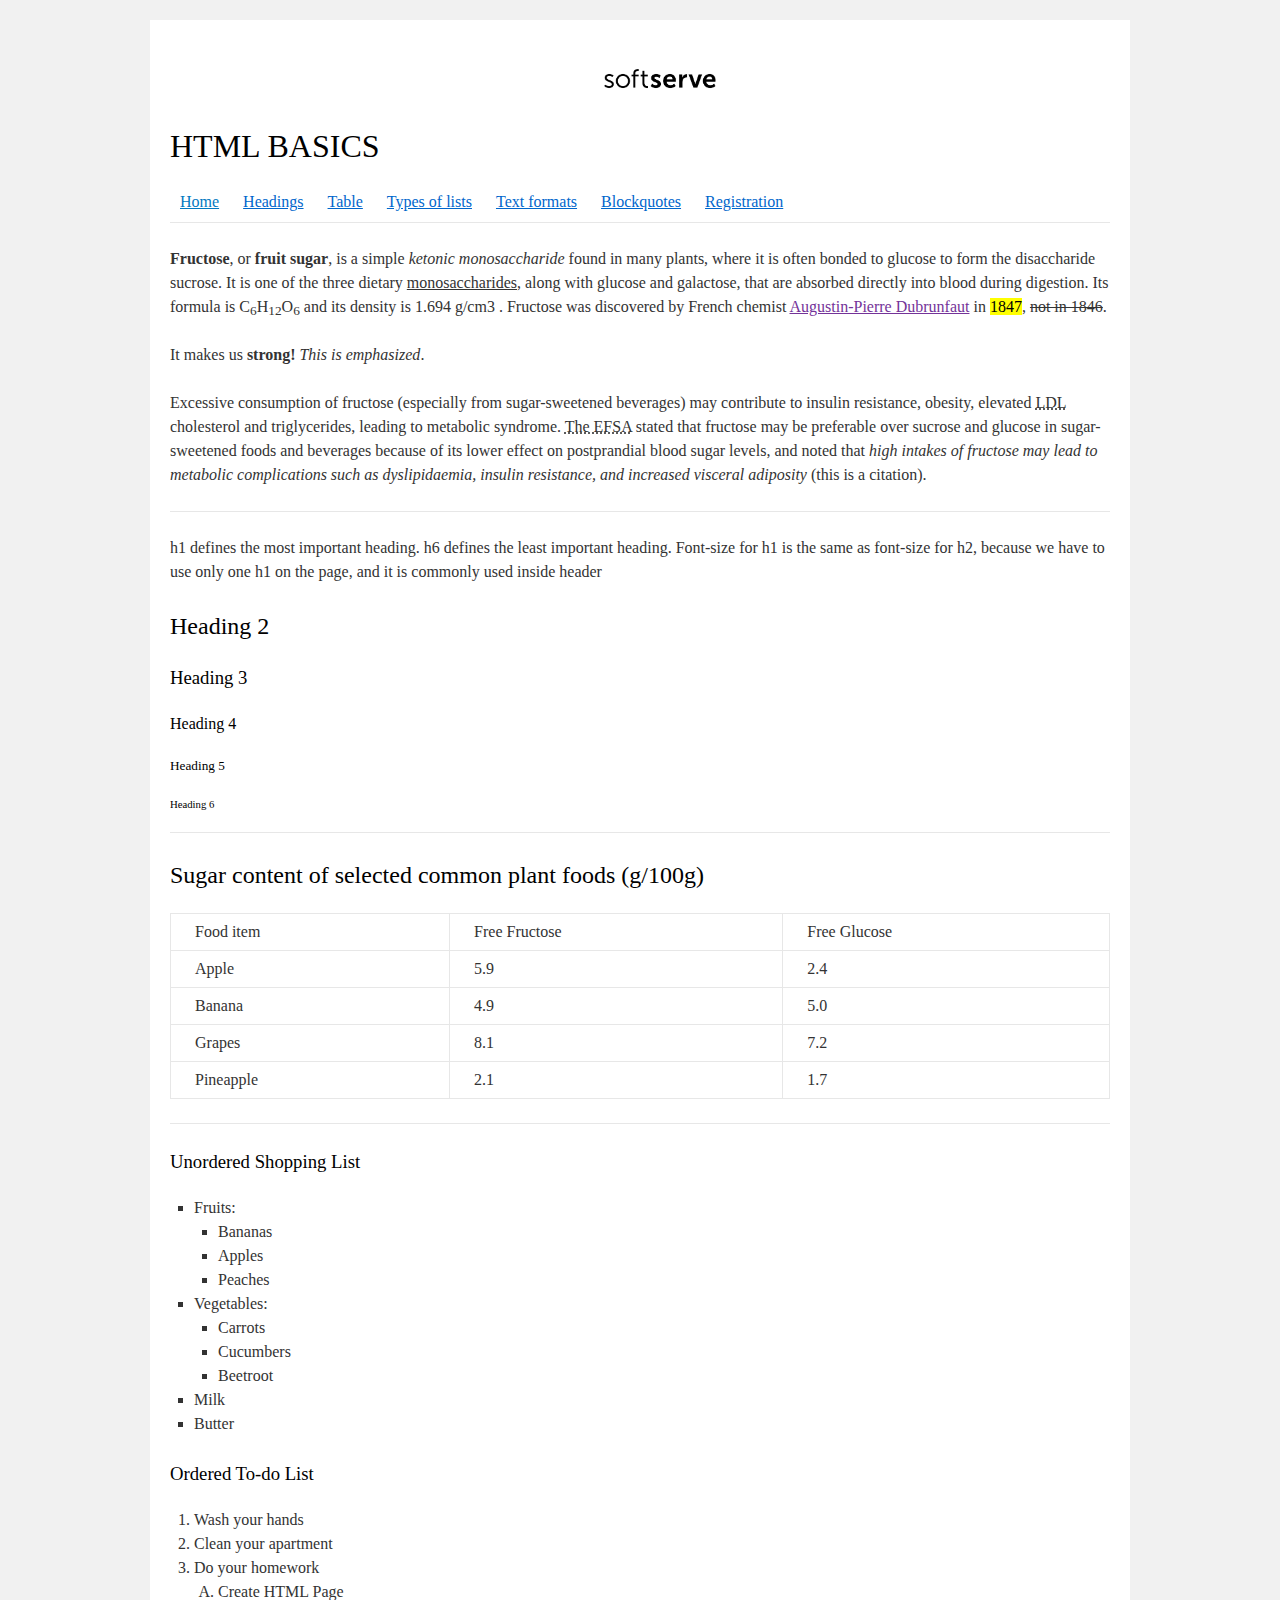
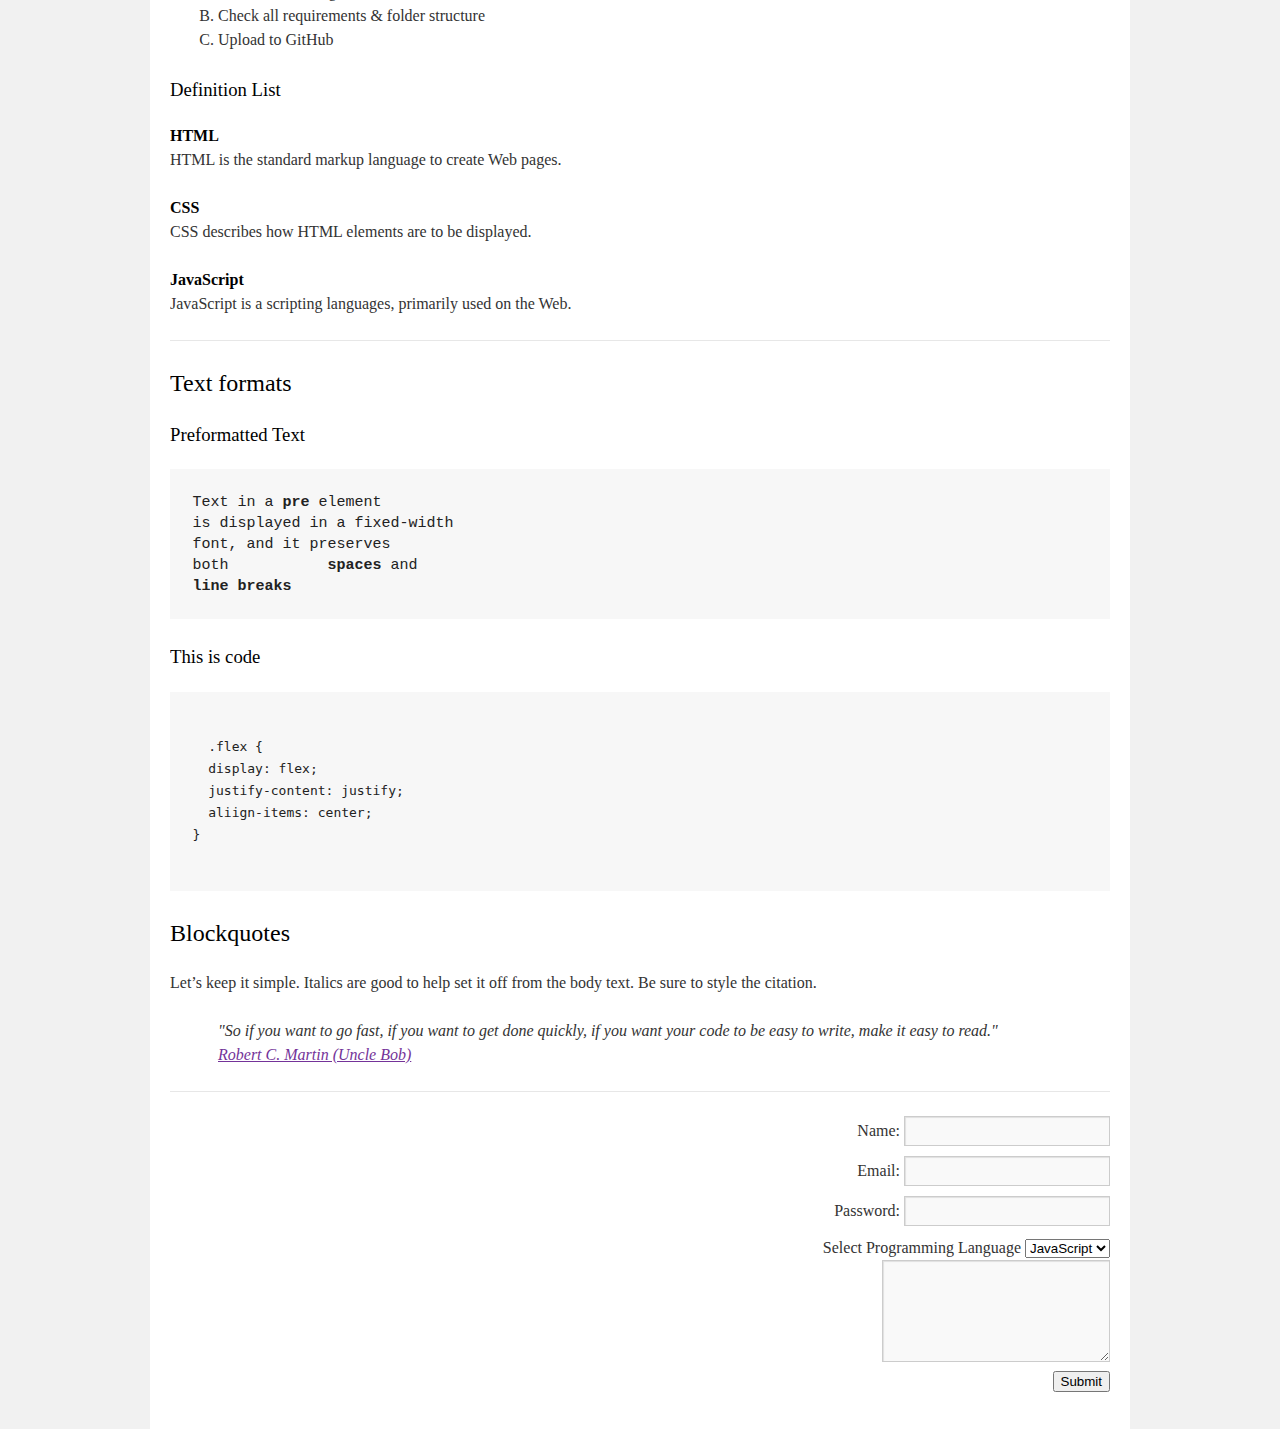
<file: FL13_HW1/homework/index.html>
<!DOCTYPE html>
<html lang="en">

<head>
  <meta charset="utf-8">
  <title>HTML Basics</title>
  <link rel="stylesheet" href="style.css">
</head>

<body>
  <div id="wrapper">
    <div id="main">
      <div id="container">
        <div id="content" role="main">
          <!-- TODO: Content goes here -->          
<header>
    <img src="logo2.png" alt="Soft Serve LOGO">
    <h1>HTML BASICS</h1>
</header>

<nav id="mainNav">
    <a href="">Home</a>
    <a href="#2">Headings</a>
    <a href="#3">Table</a>
    <a href="#4">Types of lists</a>
    <a href="#5">Text formats</a>
    <a href="#6">Blockquotes</a>
    <a href="#7">Registration</a>
</nav>

<hr>

<p>
<b>Fructose</b>, or
<b>fruit sugar</b>, is a simple
<i>ketonic monosaccharide</i> found in many plants, where it is often bonded to glucose to form the disaccharide sucrose.
It is one of the three dietary
<u>monosaccharides</u>, along with glucose and galactose, that are absorbed directly into blood during digestion.
Its formula is C<sub>6</sub>H<sub>12</sub>O<sub>6</sub> and its density is 1.694 g/cm3 .
Fructose was discovered by French chemist
<a href="">Augustin-Pierre Dubrunfaut</a> in
<mark>1847</mark>, <s>not in 1846</s>.
</p>

<p>It makes us <b>strong!</b>
<i>This is emphasized</i>.</p>

<p>Excessive consumption of fructose (especially from sugar-sweetened beverages) may contribute to insulin resistance, obesity, elevated  <abbr title="Low-density Lipoprotein">LDL</abbr>  cholesterol and triglycerides, leading to metabolic syndrome.
<abbr title="European Food Safety Authority">The EFSA</abbr>  stated that fructose may be preferable over sucrose and glucose in sugar-sweetened foods and beverages because of its lower effect on postprandial blood sugar levels, and noted that
<i>high intakes of fructose may lead to metabolic complications such as dyslipidaemia, insulin resistance, and increased visceral adiposity</i> (this is a citation).</p>

<hr>

<p id="2">h1 defines the most important heading. h6 defines the least important heading. Font-size for h1 is the same as font-size for h2, because we have to use only one h1 on the page, and it is commonly used inside header</p>

<h2>Heading 2</h2>
<h3>Heading 3</h3>
<h4>Heading 4</h4>
<h5>Heading 5</h5>
<h6>Heading 6</h6>

<hr>

<h2  id="3">Sugar content of selected common plant foods (g/100g)</h2>
<table>
	<tbody>
		<tr>
			<td>Food item</td>
			<td>Free Fructose</td>
			<td>Free Glucose</td>
		</tr>
		<tr>
			<td>Apple</td>
			<td>5.9</td>
			<td>2.4</td>
		</tr>
		<tr>
			<td>Banana</td>
			<td>4.9</td>
			<td>5.0</td>
		</tr>
		<tr>
			<td>Grapes</td>
			<td>8.1</td>
			<td>7.2</td>
		</tr>
		<tr>
			<td>Pineapple</td>
			<td>2.1</td>
			<td>1.7</td>
		</tr>
	</tbody>
</table>

<hr>

<h3  id="4">Unordered Shopping List</h3>
<ul>
    <li>Fruits:
        <ul>
            <li>Bananas</li>
            <li>Apples</li>
            <li>Peaches</li>
        </ul>
    </li>
    <li>Vegetables:
        <ul>
            <li>Carrots</li>
            <li>Cucumbers</li>
            <li>Beetroot</li>
        </ul>
    </li>
    <li>Milk</li>
    <li>Butter</li>
</ul>

<h3>Ordered To-do List</h3>

<ol>
<li>Wash your hands</li>
<li>Clean your apartment</li>
<li>Do your homework
    <ol> 
        <li>Create HTML Page</li> 
        <li>Check all requirements & folder structure</li> 
        <li>Upload to GitHub</li> 
    </ol>
</li>
</ol>

<h3>Definition List</h3>

<dl>
    <dt>HTML</dt>
        <dd>HTML is the standard markup language to create Web pages.</dd>
    <dt>CSS</dt>
        <dd>CSS describes how HTML elements are to be displayed.</dd>
    <dt>JavaScript</dt>
        <dd>JavaScript is a scripting languages, primarily used on the Web.</dd>
</dl>

<hr>

<h2 id="5">Text formats</h2>
<h3>Preformatted Text</h3>
<pre>Text in a <b>pre</b> element
is displayed in a fixed-width
font, and it preserves
both           <b>spaces</b> and
<b>line breaks</b> </pre>

<h3>This is code</h3>
<pre>
    <code>
  .flex {
  display: flex;
  justify-content: justify;
  aliign-items: center;
}
    </code>
</pre>
            
<h2  id="6">Blockquotes</h2>
<p>Let’s keep it simple. Italics are good to help set it off from the body text. Be sure to style the citation.</p>
<blockquote>"So if you want to go fast, if you want to get done quickly, if you want your code to be easy to write, make it easy to read."
<p><a href="">Robert C. Martin (Uncle Bob)</a></p>
</blockquote>

<hr>

<form  id="7" method="post" action="form.php">

    <div>
        <label>Name:</label>
        <input type="text" />
    </div>

    <div>
        <label>Email:</label>
        <input type="email" />
    </div>

    <div>
        <label>Password:</label>
        <input type="password" />
    </div>

    <div>
        <label>Select Programming Language</label>
        <select name="select">
            <option>JavaScript</option>
            <option>.Net</option>
            <option>Java</option>
        </select>
    </div>

    <div>
        <textarea cols="23" rows="4"></textarea>
    </div>

    <div>
        <button type="submit">Submit</button>
    </div>

</form>
        </div>
      </div>
    </div>
  </div>
</body>

</html>
</file>
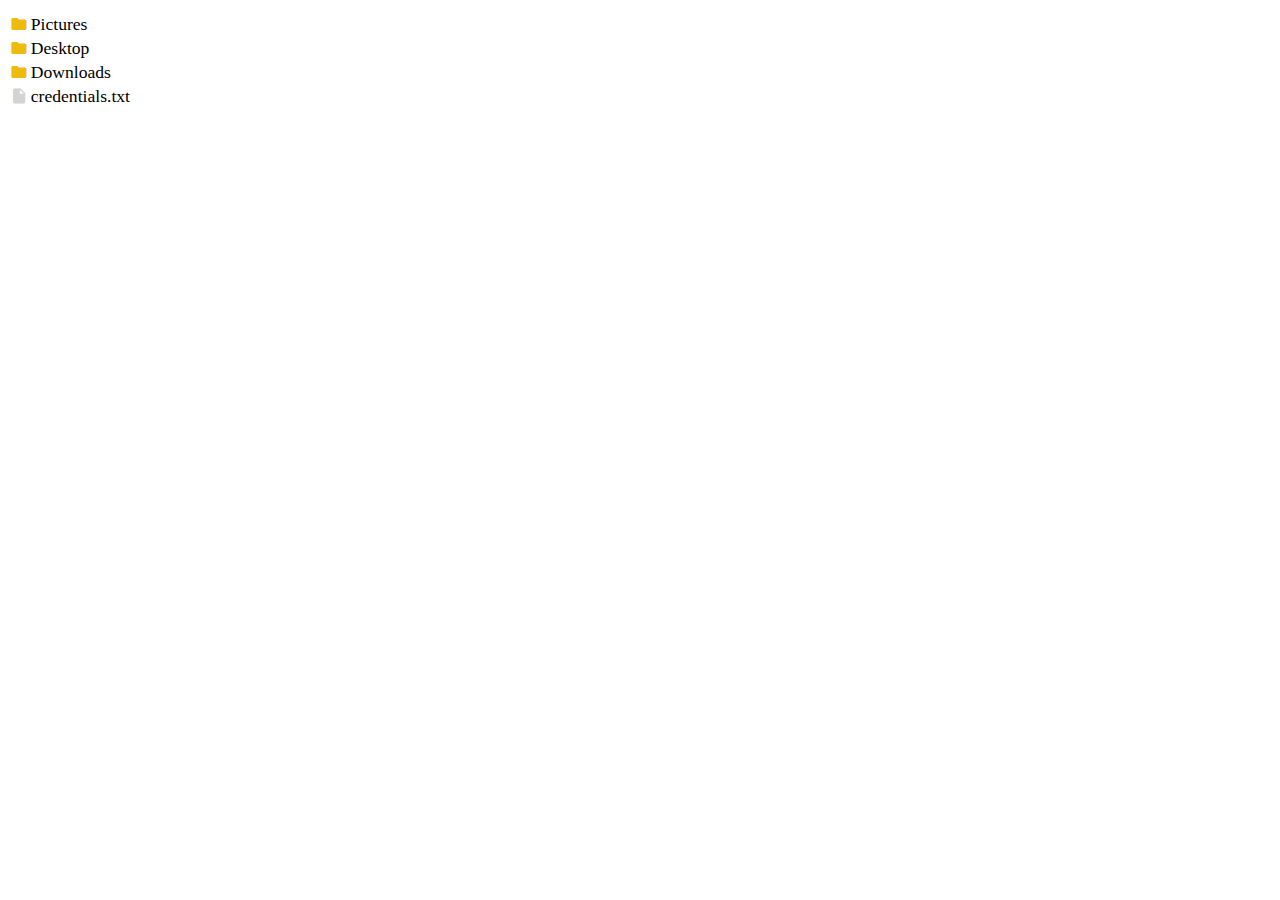
<file: FL13_HW11/homework/index.html>
<!-- DO NOT MODIFY THIS FILE -->
<!DOCTYPE html>
<html lang="en">
<head>
  <meta charset="UTF-8">
  <title>Homework 11 - DOM</title>
  <link rel="stylesheet" href="material-icons/material-icons.css">
  <link rel="stylesheet" href="styles.css">
</head>
<body>
  <div id="root"></div>
  
  <script src="app.js"></script>
</body>
</html>
</file>
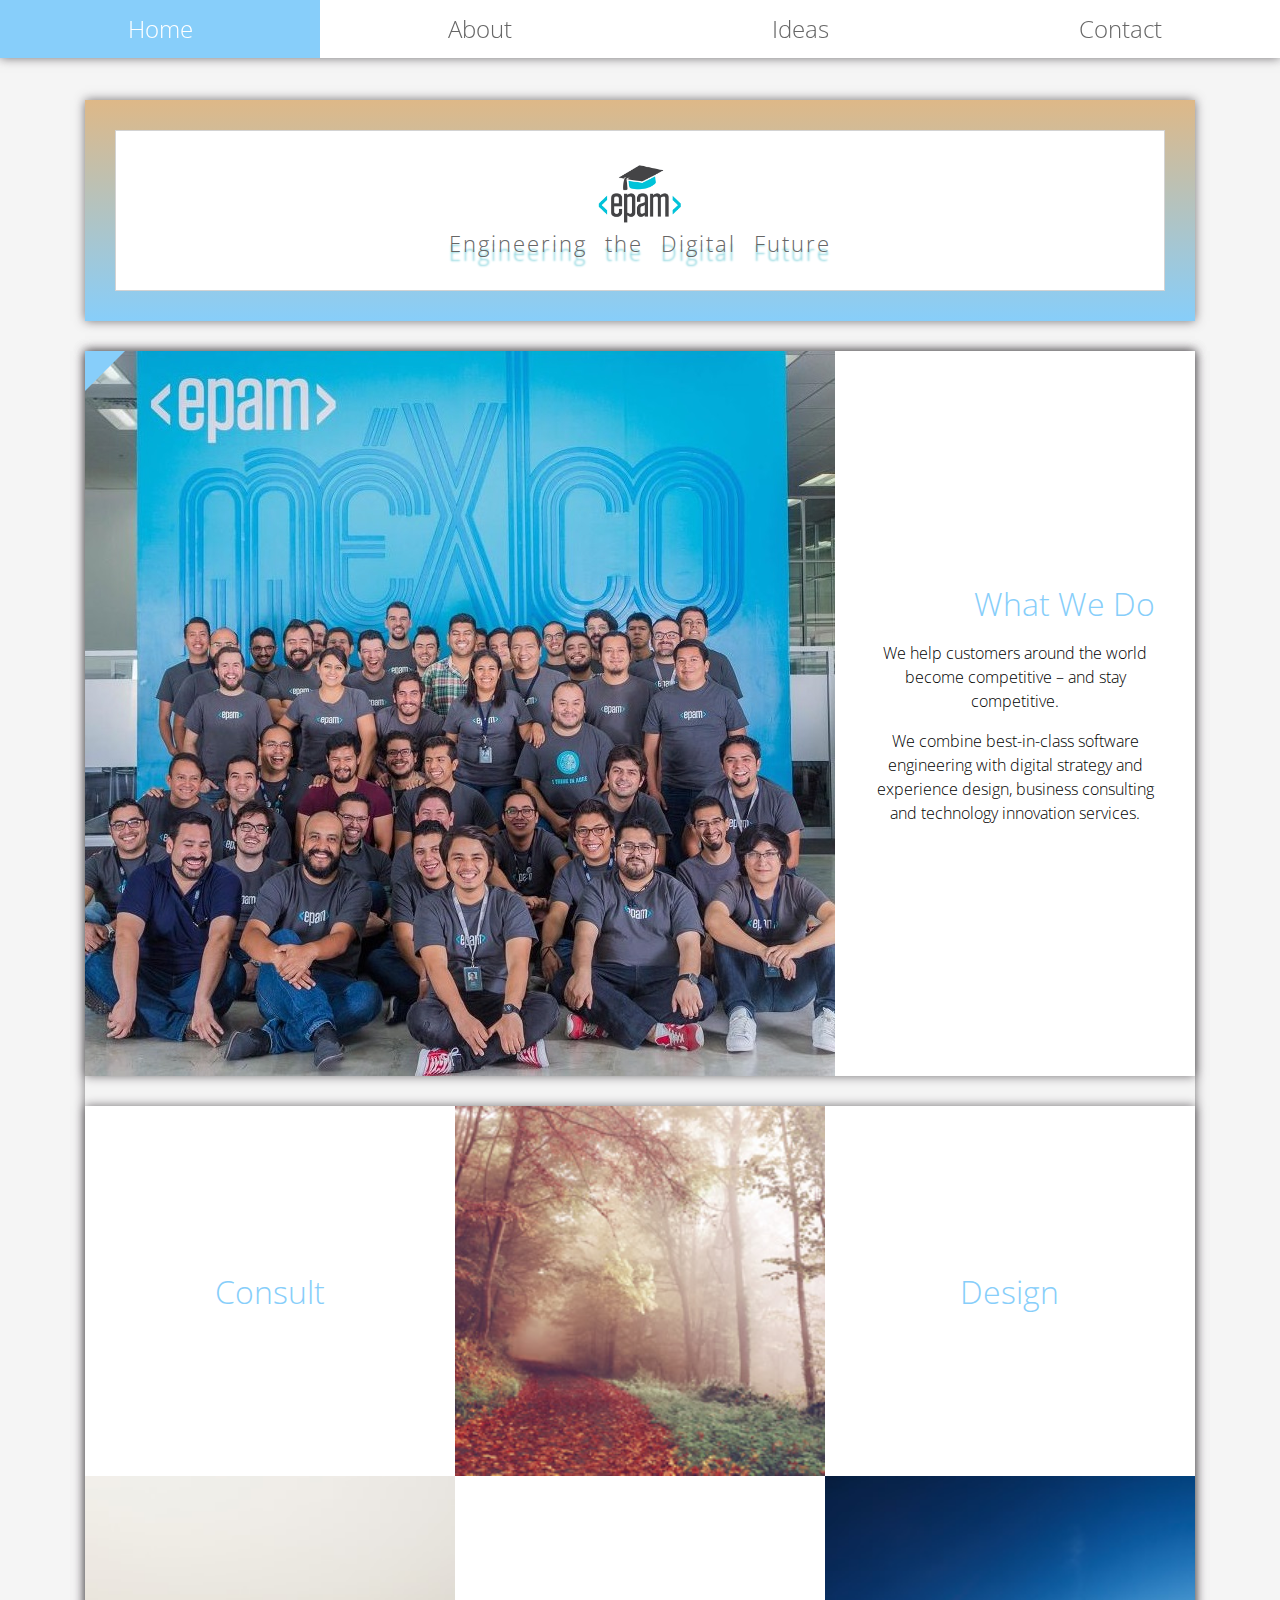
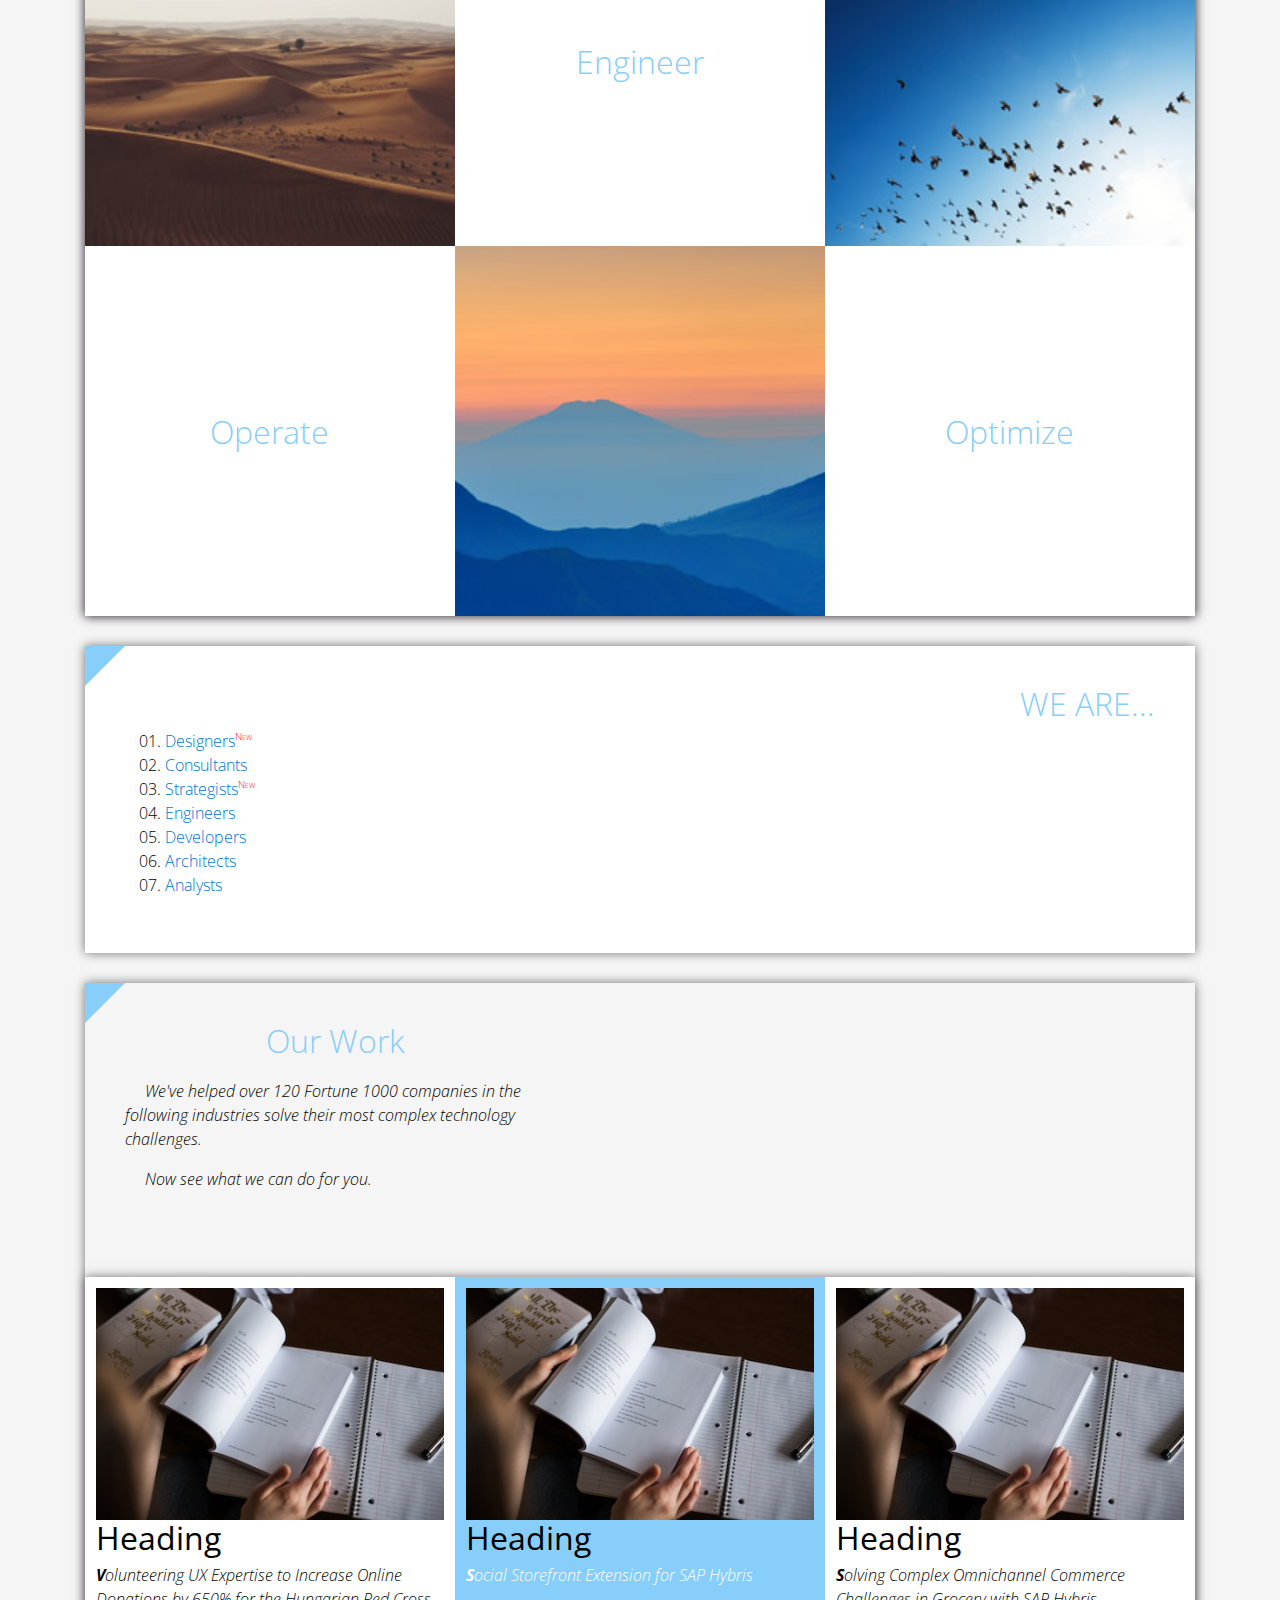
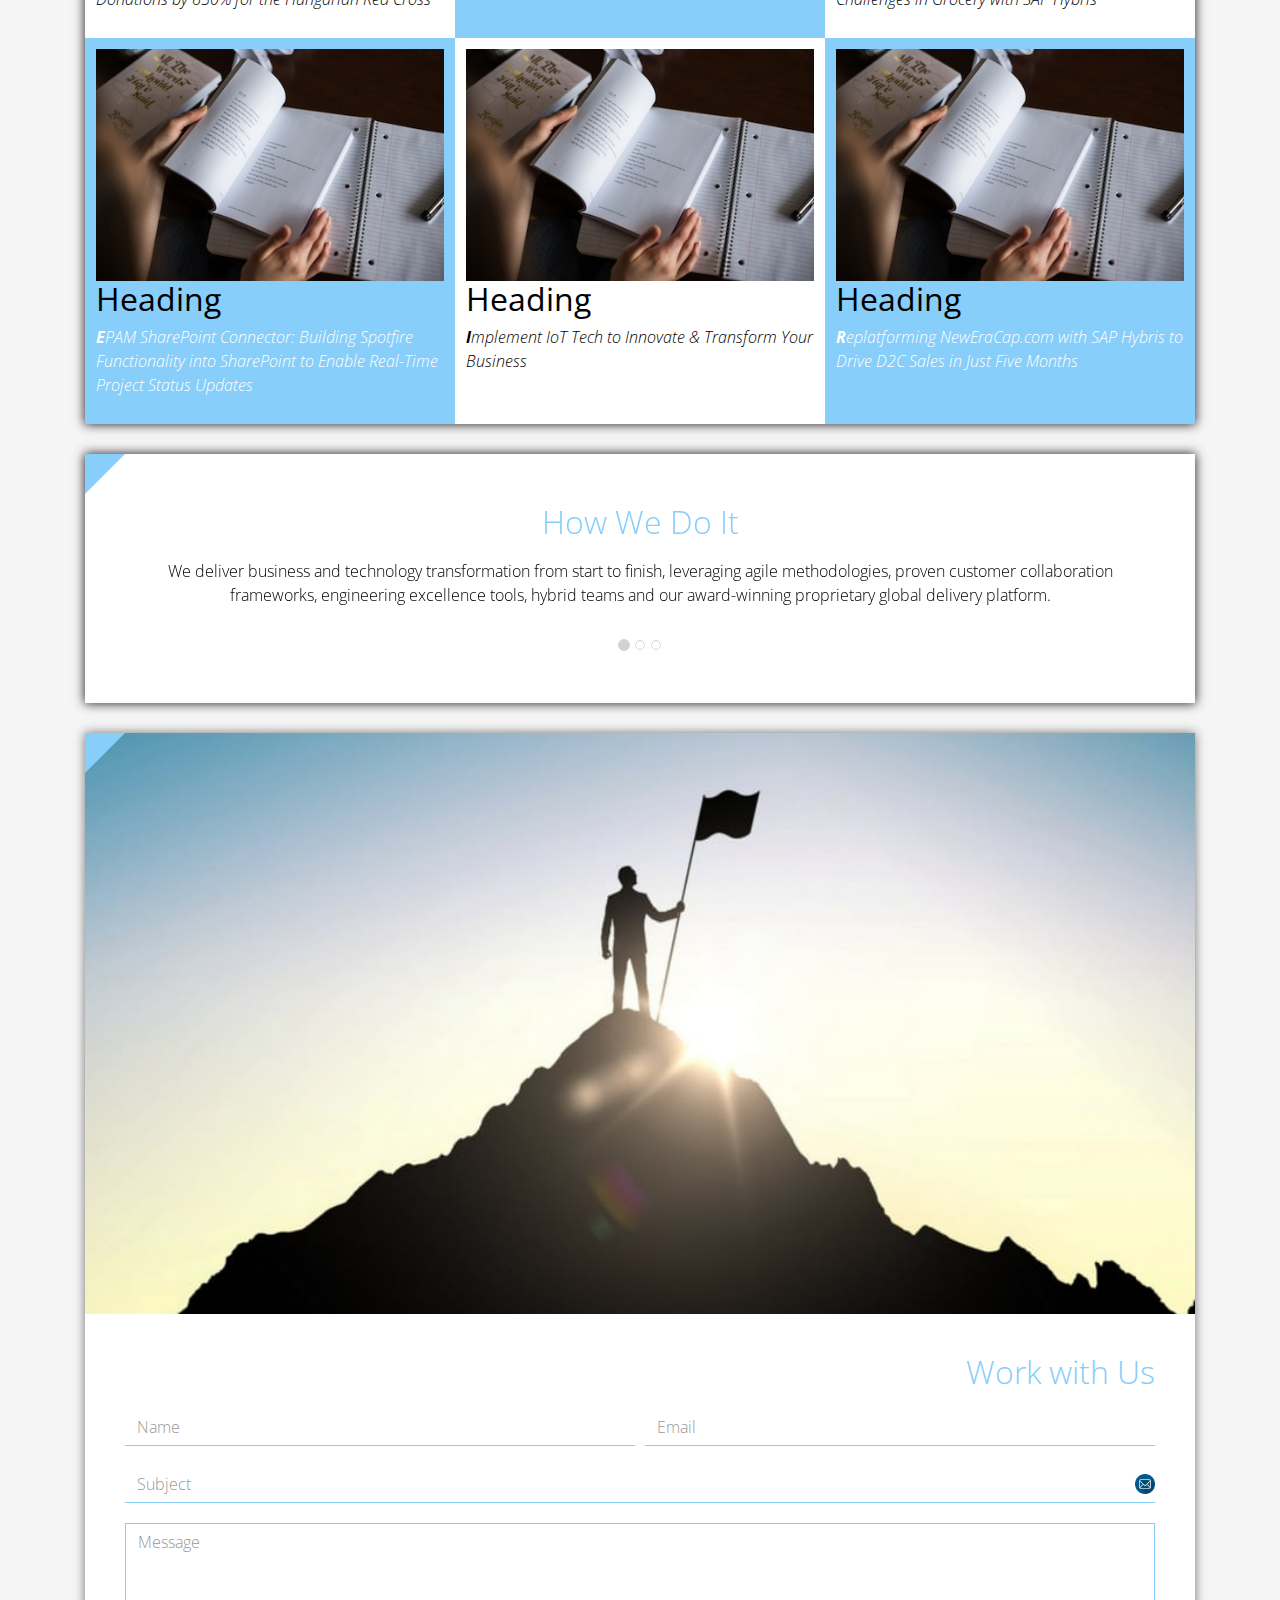
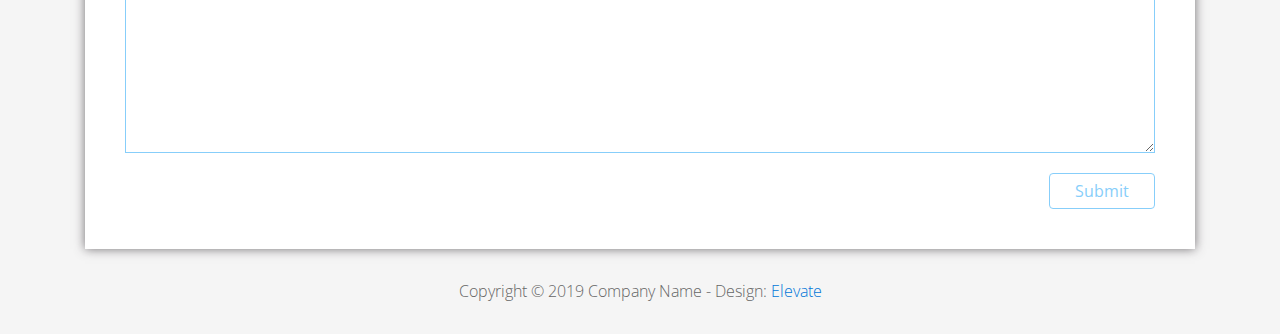
<file: FL13_HW2/homework/index.html>
<!DOCTYPE html>
<html lang="en">
<head>
  <meta charset="utf-8">
  <meta http-equiv="X-UA-Compatible" content="IE=edge">
  <meta name="viewport" content="width=device-width, initial-scale=1">

  <title>CSS Basics HW</title>



  <!-- load stylesheets -->
  <link rel="stylesheet" href="http://fonts.googleapis.com/css?family=Open+Sans:300,400">
  <!-- Google web font "Open Sans" -->
  <link rel="stylesheet" href="css/bootstrap.min.css">
  <!-- Bootstrap style -->
  <link rel="stylesheet" href="css/general.css">
  <link rel="stylesheet" href="css/style.css">
  <!-- Templatemo style -->
</head>

<body>
<div class="container">

  <div class="tm-sidebar">
    <nav class="tm-main-nav">
      <ul>
        <li class="tm-nav-item"><a href="#home" class="tm-nav-item-link">Home</a></li>
        <li class="tm-nav-item"><a href="#about" class="tm-nav-item-link">About</a></li>
        <li class="tm-nav-item"><a href="#ideas" class="tm-nav-item-link">Ideas</a></li>
        <li class="tm-nav-item"><a href="#contact" class="tm-nav-item-link">Contact</a></li>
      </ul>
    </nav>
  </div>

  <div class="tm-main-content">

    <div id="home" class="tm-content-box tm-content-header margin-b-10">
      <div class="tm-banner">
        <div class="tm-banner-inner">
          <img src="img/epam_logo.png" width="100" alt="">
          <p class="tm-banner-text">Engineering the Digital Future</p>
        </div>
      </div>
    </div>

    <section>
      <div class="tm-content-box flex-2-col">

        <div class="padding-medium flex-item tm-team-description-container flex-item">
          <h2 class="tm-section-title">What We Do</h2>
          <p class="tm-section-description">We help customers around the world become competitive – and stay competitive.</p>
          <p class="tm-section-description"> We combine best-in-class software engineering with digital strategy and experience design, business consulting and technology innovation services.</p>
        </div>
        <div class="flex-item tm-team-img">
          <img src="img/epam-mexico.jpg" alt="epam-mexico">
        </div>

      </div>

      <div id="about" class="tm-content-box">

        <ul class="boxes gallery-container">
          <li class="box box-bg">
            <h2 class="tm-section-title tm-section-title-box tm-box-bg-title">Consult</h2>
          </li>
          <li class="box">
            <a href="img/idea-large-01.jpg">
              <img src="img/idea-01.jpg" alt="Image" class="img-fluid thumbnail box-img">
            </a>
          </li>
          <li class="box box-bg">
            <h2 class="tm-section-title tm-section-title-box tm-box-bg-title">Design</h2>
          </li>
          <li class="box">
            <a href="img/idea-large-02.jpg">
              <img src="img/idea-02.jpg" alt="Image" class="img-fluid thumbnail box-img">
            </a>
          </li>
          <li class="box box-bg">
            <h2 class="tm-section-title tm-section-title-box tm-box-bg-title">Engineer</h2>
          </li>
          <li class="box">
            <a href="img/idea-large-03.jpg">
              <img src="img/idea-03.jpg" alt="Image" class="img-fluid thumbnail box-img">
            </a>
          </li>
          <li class="box box-bg">
            <h2 class="tm-section-title tm-section-title-box tm-box-bg-title">Operate</h2>
          </li>
          <li class="box">
            <a href="img/idea-large-04.jpg">
              <img src="img/idea-04.jpg" alt="Image" class="img-fluid thumbnail box-img">
            </a>
          </li>
          <li class="box box-bg">
            <h2 class="tm-section-title tm-section-title-box tm-box-bg-title">Optimize</h2>
          </li>
        </ul>

      </div>

    </section>

    <!-- slider -->
    <section class="heading tm-content-box">
      <div class="padding-medium">
        <h2> WE ARE...</h2>
        <ol>
          <li><a href="index.html" class="text">Designers</a></li>
          <li><a href="index.html">Consultants</a></li>
          <li><a href="#" class="text">Strategists</a></li>
          <li><a href="#">Engineers</a></li>
          <li><a href="#">Developers</a></li>
          <li><a href="#">Architects</a></li>
          <li><a href="#">Analysts</a></li>
        </ol>
      </div>
    </section>

    <section class="blocks">
      <div class="padding-medium flex-item tm-team-description-container">
        <h2 class="tm-section-title">Our Work</h2>
        <p class="tm-section-description">We've helped over 120 Fortune 1000 companies in the following industries solve their most complex technology challenges. </p>
        <p class="tm-section-description"> Now see what we can do for you.</p>
      </div>
      <div class="tm-content-box flex-2-col">
      </div>
      <div  class="tm-content-box">
        <ul class="boxes gallery-container">
          <li class="box box-work">
            <img src="img/study.jpeg" alt="Image" class="img-fluid">
            <div>
              <h2>Heading</h2>
              <p>Volunteering UX Expertise to Increase Online Donations by 650% for the Hungarian Red Cross</p>
            </div>
          </li>
          <li class="box box-work">
            <img src="img/study.jpeg" alt="Image" class="img-fluid">
            <div>
              <h2>Heading</h2>
              <p>Social Storefront Extension for SAP Hybris</p>
            </div>
          </li>
          <li class="box box-work">
            <img src="img/study.jpeg" alt="Image" class="img-fluid">
            <div>
              <h2>Heading</h2>
              <p>Solving Complex Omnichannel Commerce Challenges in Grocery with SAP Hybris</p>
            </div>
          </li>
          <li class="box box-work">
            <img src="img/study.jpeg" alt="Image" class="img-fluid">
            <div>
              <h2>Heading</h2>
              <p>EPAM SharePoint Connector: Building Spotfire Functionality into SharePoint to Enable Real-Time Project Status Updates</p>
            </div>
          </li>
          <li class="box box-work">
            <img src="img/study.jpeg" alt="Image" class="img-fluid">
            <div>
              <h2>Heading</h2>
              <p>Implement IoT Tech to Innovate &amp; Transform Your Business</p>
            </div>
          </li>
          <li class="box box-work">
            <img src="img/study.jpeg" alt="Image" class="img-fluid">
            <div>
              <h2>Heading</h2>
              <p>Replatforming NewEraCap.com with SAP Hybris to Drive D2C Sales in Just Five Months</p>
            </div>
          </li>
        </ul>

      </div>
    </section>

    <section id="ideas">
      <div id="tmCarousel" class="carousel slide tm-content-box" data-ride="carousel">

        <ol class="carousel-indicators">
          <li data-target="#tmCarousel" data-slide-to="0" class="active"></li>
          <li data-target="#tmCarousel" data-slide-to="1" class=""></li>
          <li data-target="#tmCarousel" data-slide-to="2" class=""></li>
        </ol>

        <div class="carousel-inner" role="listbox">

          <div class="carousel-item active">
            <div class="carousel-content">
              <div class="flex-item">
                <h2 class="tm-section-title">How We Do It</h2>
                <p class="tm-section-description carousel-description">We deliver business and technology transformation from start to finish, leveraging agile methodologies, proven customer collaboration frameworks, engineering excellence tools, hybrid teams and our award-winning proprietary global delivery platform.</p>
              </div>
            </div>
          </div>

          <div class="carousel-item">
            <div class="carousel-content">
              <div class="flex-item">
                <h2 class="tm-section-title">Our Clients</h2>
                <p class="tm-section-description carousel-description">Lorem ipsum dolor sit amet,
                  consectetur adipiscing elit. Quisque vel nisi pharetra nibh varius pharetra ac
                  sagittis nisi. Etiam pharetra vestibulum hendrerit. Pellentesque interdum metus
                  sed massa rutrum.</p>
              </div>
            </div>
          </div>

          <div class="carousel-item">
            <div class="carousel-content">
              <div class="flex-item">
                <h2 class="tm-section-title">Our Projects</h2>
                <p class="tm-section-description carousel-description">Donec ex libero, fringilla
                  vitae purus sit amet, rhoncus pharetra lorem. Pellentesque id sem id lacus
                  ultricies vehicula. Aliquam rutrum mi non. Pellentesque interdum metus sed massa
                  rutrum.</p>
              </div>
            </div>
          </div>

        </div>

      </div>
    </section>

    <section class="tm-content-box">
      <img src="img/contact-us.jpg" alt="Contact image" class="img-fluid img-contact-us">

      <div id="contact" class="padding-medium">
        <h2 class="tm-section-title">Work with Us</h2>
        <form action="#contact" method="get" class="contact-form">

          <div class="form-group col-xs-12 col-sm-12 col-md-6 col-lg-6 form-group-2-col-left">
            <input type="text" id="contact_name" name="contact_name" class="form-control"
                   placeholder="Name" required/>
          </div>
          <div class="form-group col-xs-12 col-sm-12 col-md-6 col-lg-6 form-group-2-col-right mandatory-field">
            <input type="email" id="contact_email" name="contact_email" class="form-control"
                   placeholder="Email" required/>
          </div>
          <div class="form-group">
            <input type="text" id="contact_subject" name="contact_subject" class="form-control"
                   placeholder="Subject" required/>
          </div>
          <div class="form-group">
            <textarea id="contact_message" name="contact_message" class="form-control" rows="9"
                      placeholder="Message" required></textarea>
          </div>

          <button type="submit" class="btn btn-primary submit-btn">Submit</button>

        </form>
      </div>
    </section>

    <footer class="tm-footer">
      <p class="text-xs-center">Copyright &copy; 2019 Company Name

        - Design: <a rel="nofollow" href="http://www.templatemo.com/tm-481-elevate"
                     target="_parent">Elevate</a></p>
    </footer>

  </div>

</div>

</body>
</html>
</file>
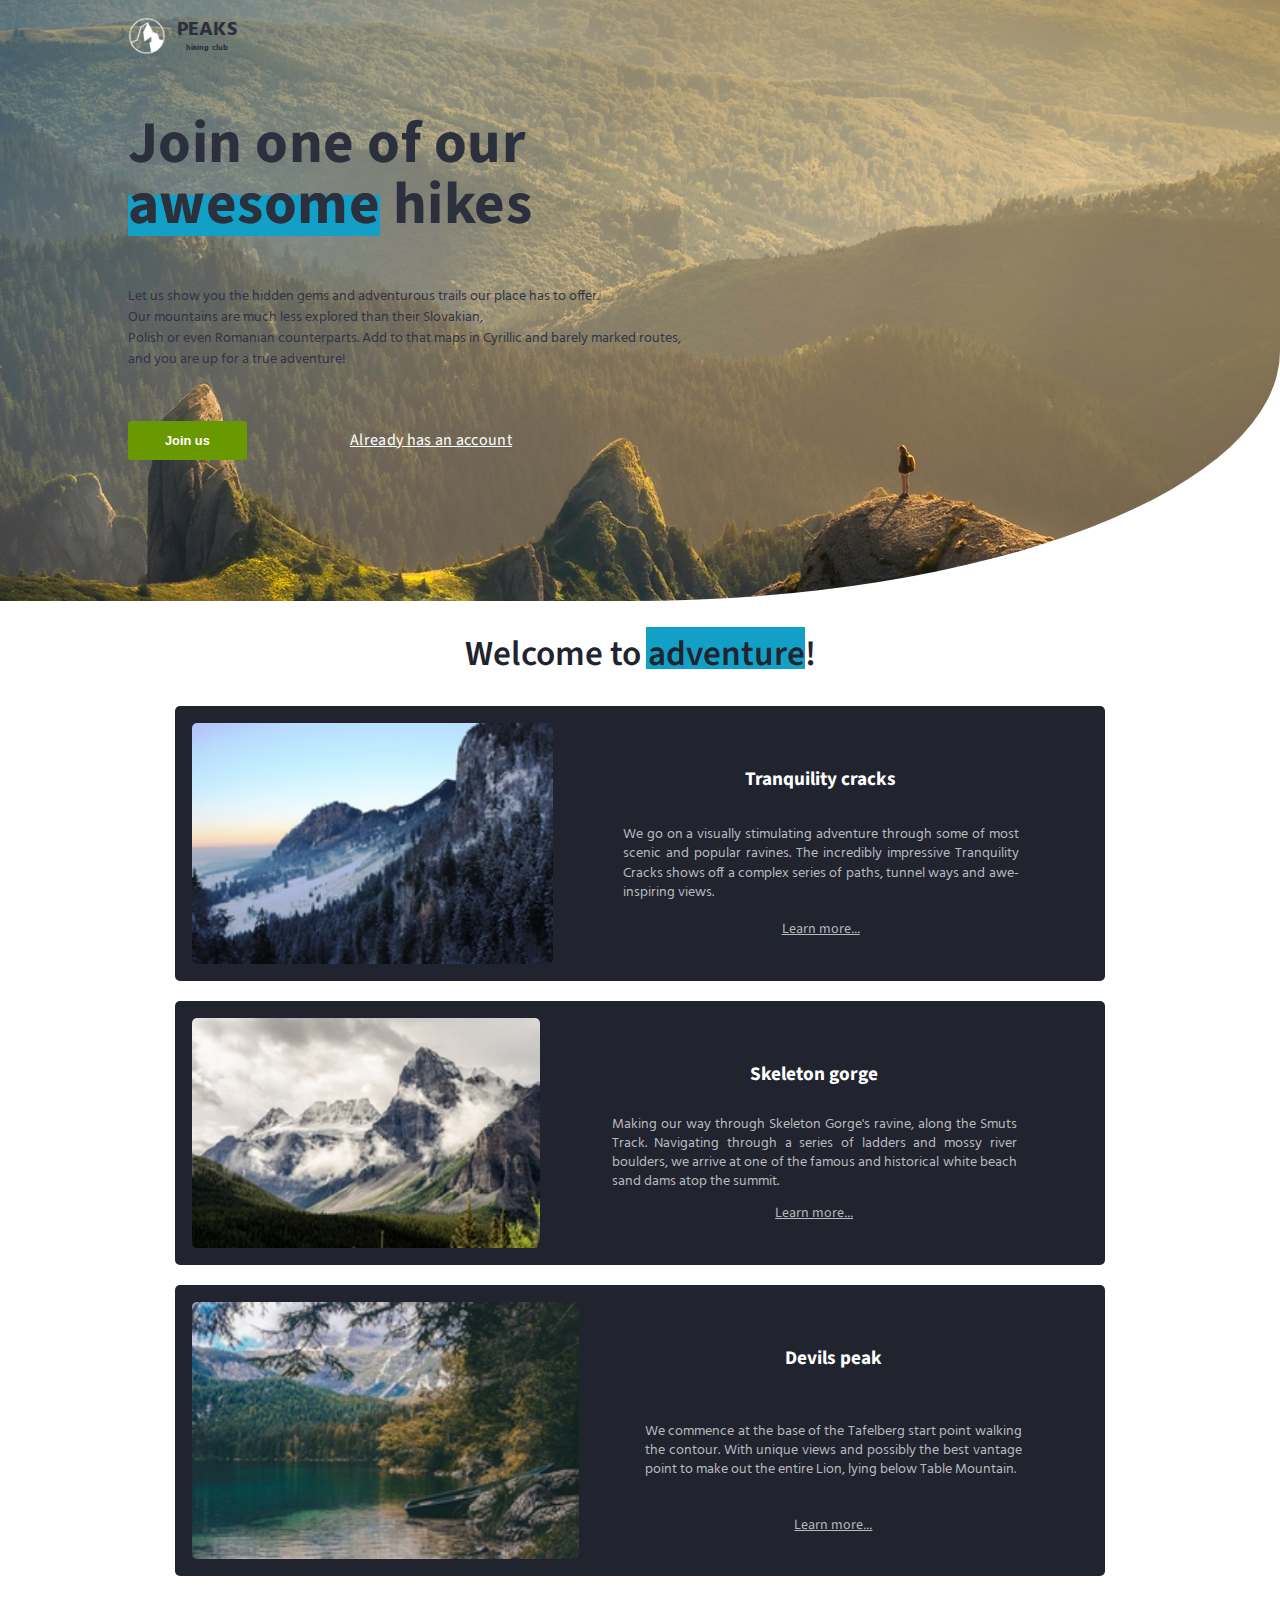
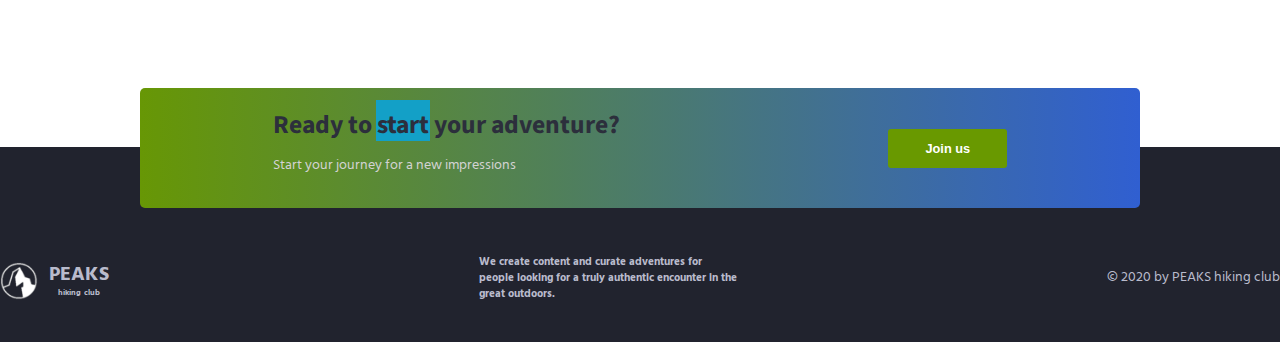
<file: FL13_HW3/homework/index.html>
<!DOCTYPE html>
<html lang="en">

<head>
    <meta charset="UTF-8">
    <meta name="viewport" content="width=device-width, initial-scale=1.0">
    <meta http-equiv="X-UA-Compatible" content="ie=edge">
    <link href="https://fonts.googleapis.com/css?family=Hind:400,600%7CSource+Sans+Pro:400,600,700%7CFresca"
          rel="stylesheet"/>

    <!-- Styles should be switched here: -->

    <link rel="stylesheet" type="text/css" href="css/style1.css">
    <!--     <link rel="stylesheet" type="text/css" href="css/style2.css">-->

    <title>PEAKS hiking club</title>
</head>

<body>
<header class="header">
    <div class="header-wrap">
        <div class="landing-logo">
            <img src="img/m-logo.png" alt="logo"/>
            <p>PEAKS<span>hiking club</span></p>
        </div>
        <p class="header_heading">
            Join one of our awesome hikes
        </p>
        <p class="header_text">
            Let us show you the hidden gems and adventurous trails our place has to offer.
            Our mountains are much less explored than their Slovakian,
            Polish or even Romanian counterparts. Add to that maps in Cyrillic and barely marked routes,
            and you are up for a true adventure!
        </p>
        <div>
            <button class="header_button">Join us</button>
            <a href="#" class="login">Already has an account</a>
        </div>
    </div>
</header>
<main class="section">
    <p class="section_text">
        Welcome to adventure!
    </p>
    <div class="section_card_wrap">
        <div class="section_card">
            <img class="section_card_img"
                 src="img/m-1.jpg"
                 alt="experts"/>
            <div class="section_card_right_container">
                <p class="section_card_heading">
                    Tranquility cracks
                </p>
                <p class="section_card_text">
                    We go on a visually stimulating adventure through some of most scenic and popular ravines.
                    The incredibly impressive Tranquility Cracks shows off a complex series of paths, tunnel ways and
                    awe-inspiring views.
                </p>
                <a href="#" class="section_link">Learn more...</a>
            </div>
        </div>
        <div class="section_card">
            <img class="section_card_img"
                 src="img/m-2.jpg"
                 alt="content formats"/>
            <div class="section_card_right_container">
                <p class="section_card_heading">
                    Skeleton gorge
                </p>
                <p class="section_card_text">
                    Making our way through Skeleton Gorge's ravine, along the Smuts Track.
                    Navigating through a series of ladders and mossy river boulders, we arrive at one of the famous and
                    historical white beach sand dams atop the summit.
                </p>
                <a href="#" class="section_link">Learn more...</a>
            </div>
        </div>
        <div class="section_card">
            <img class="section_card_img"
                 src="img/m-3.jpg"
                 alt="certificate"/>
            <div class="section_card_right_container">
                <p class="section_card_heading">
                    Devils peak
                </p>
                <p class="section_card_text">
                    We commence at the base of the Tafelberg start point walking the contour.
                    With unique views and possibly the best vantage point to make out the entire Lion, lying below Table
                    Mountain.
                </p>
                <a href="#" class="section_link">Learn more...</a>
            </div>
        </div>
    </div>
    <div class="section_banner">
        <div class="section_banner_text_wrap">
            <p class="section_banner_heading">
                Ready to start your adventure?
            </p>
            <p class="section_banner_text">
                Start your journey for a new impressions
            </p>
        </div>
        <button class="section_banner_button">Join us</button>
    </div>
</main>
<footer class="footer">
    <div class="footer-wrap">
        <div class="footer_logo landing-logo">
            <img src="img/m-logo.png" alt="logo"/>
            <p>PEAKS<span>hiking club</span></p>
        </div>
        <p class="footer_text">
            We create content and curate adventures for people looking for a truly authentic encounter in the great
            outdoors.
        </p>
        <span class="footer-cr">
          &copy; 2020 by PEAKS hiking club
        </span>
    </div>
</footer>
</body>

</html>
</file>
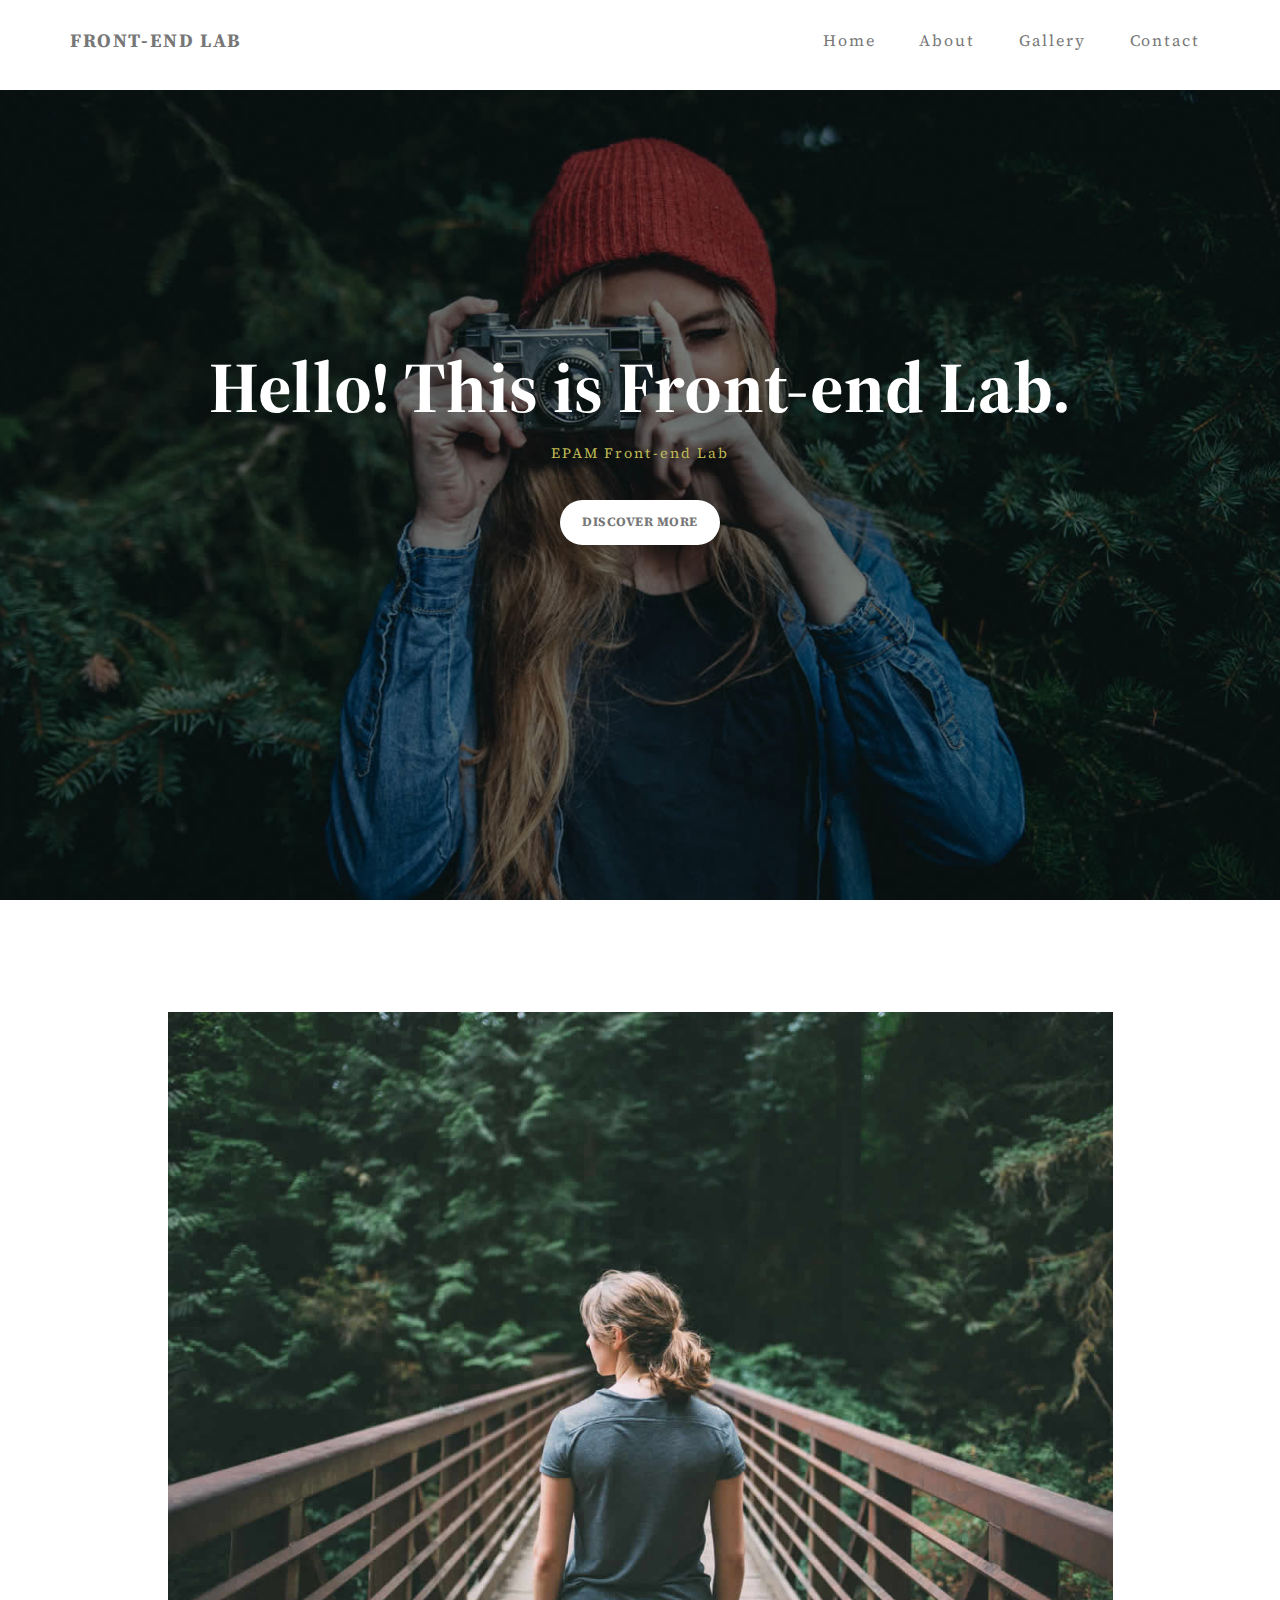
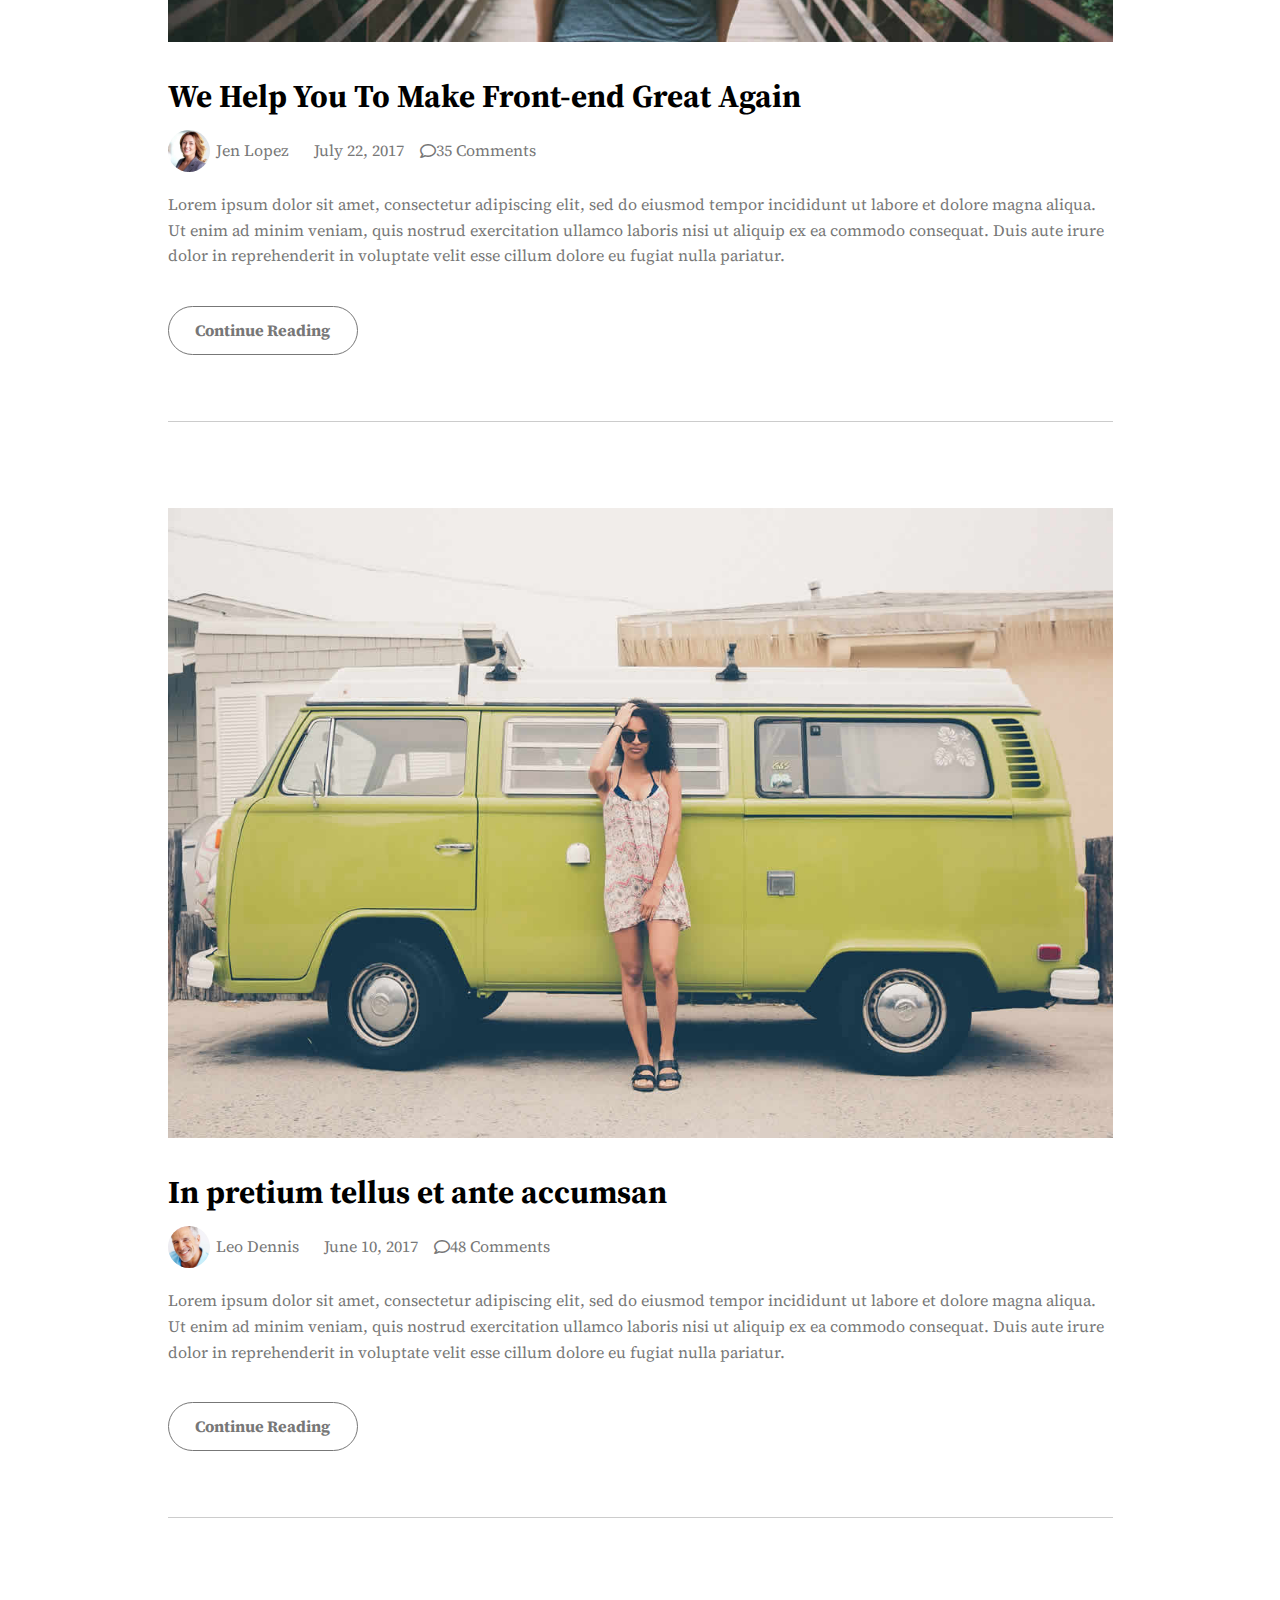
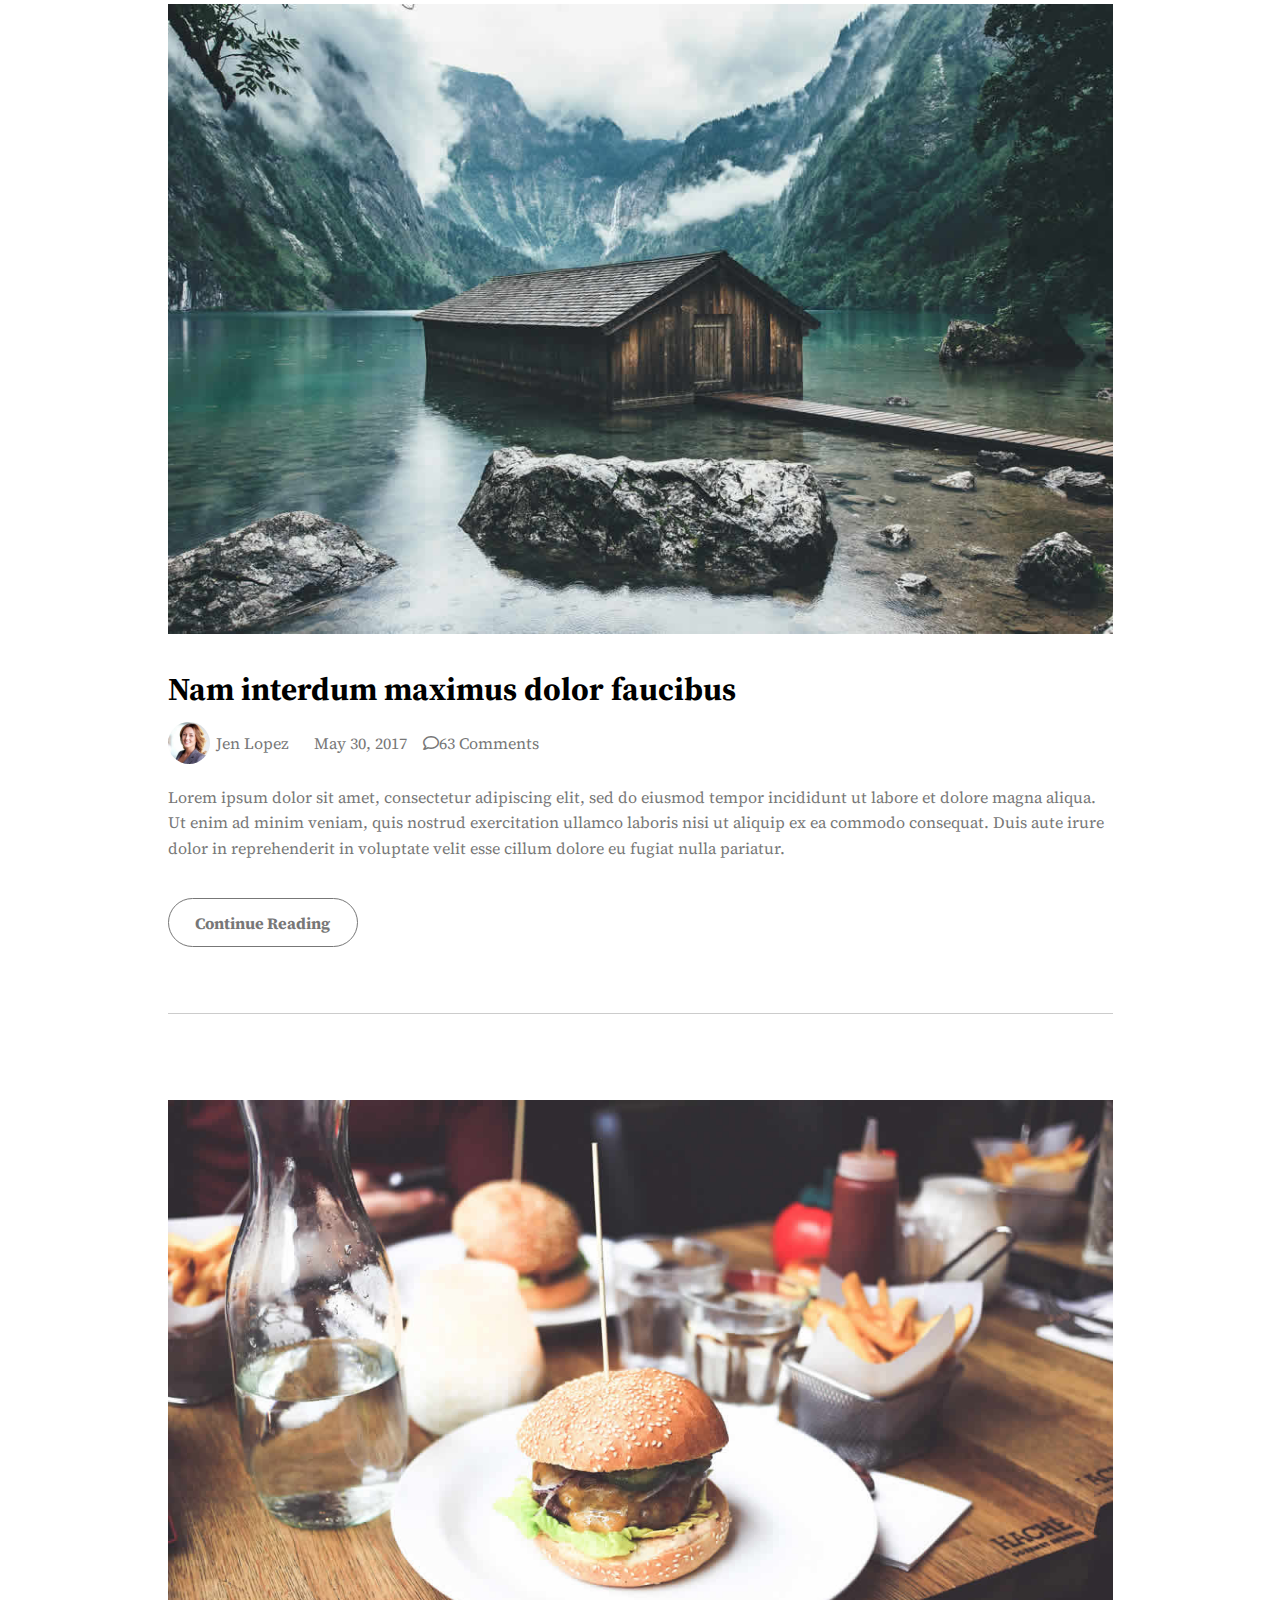
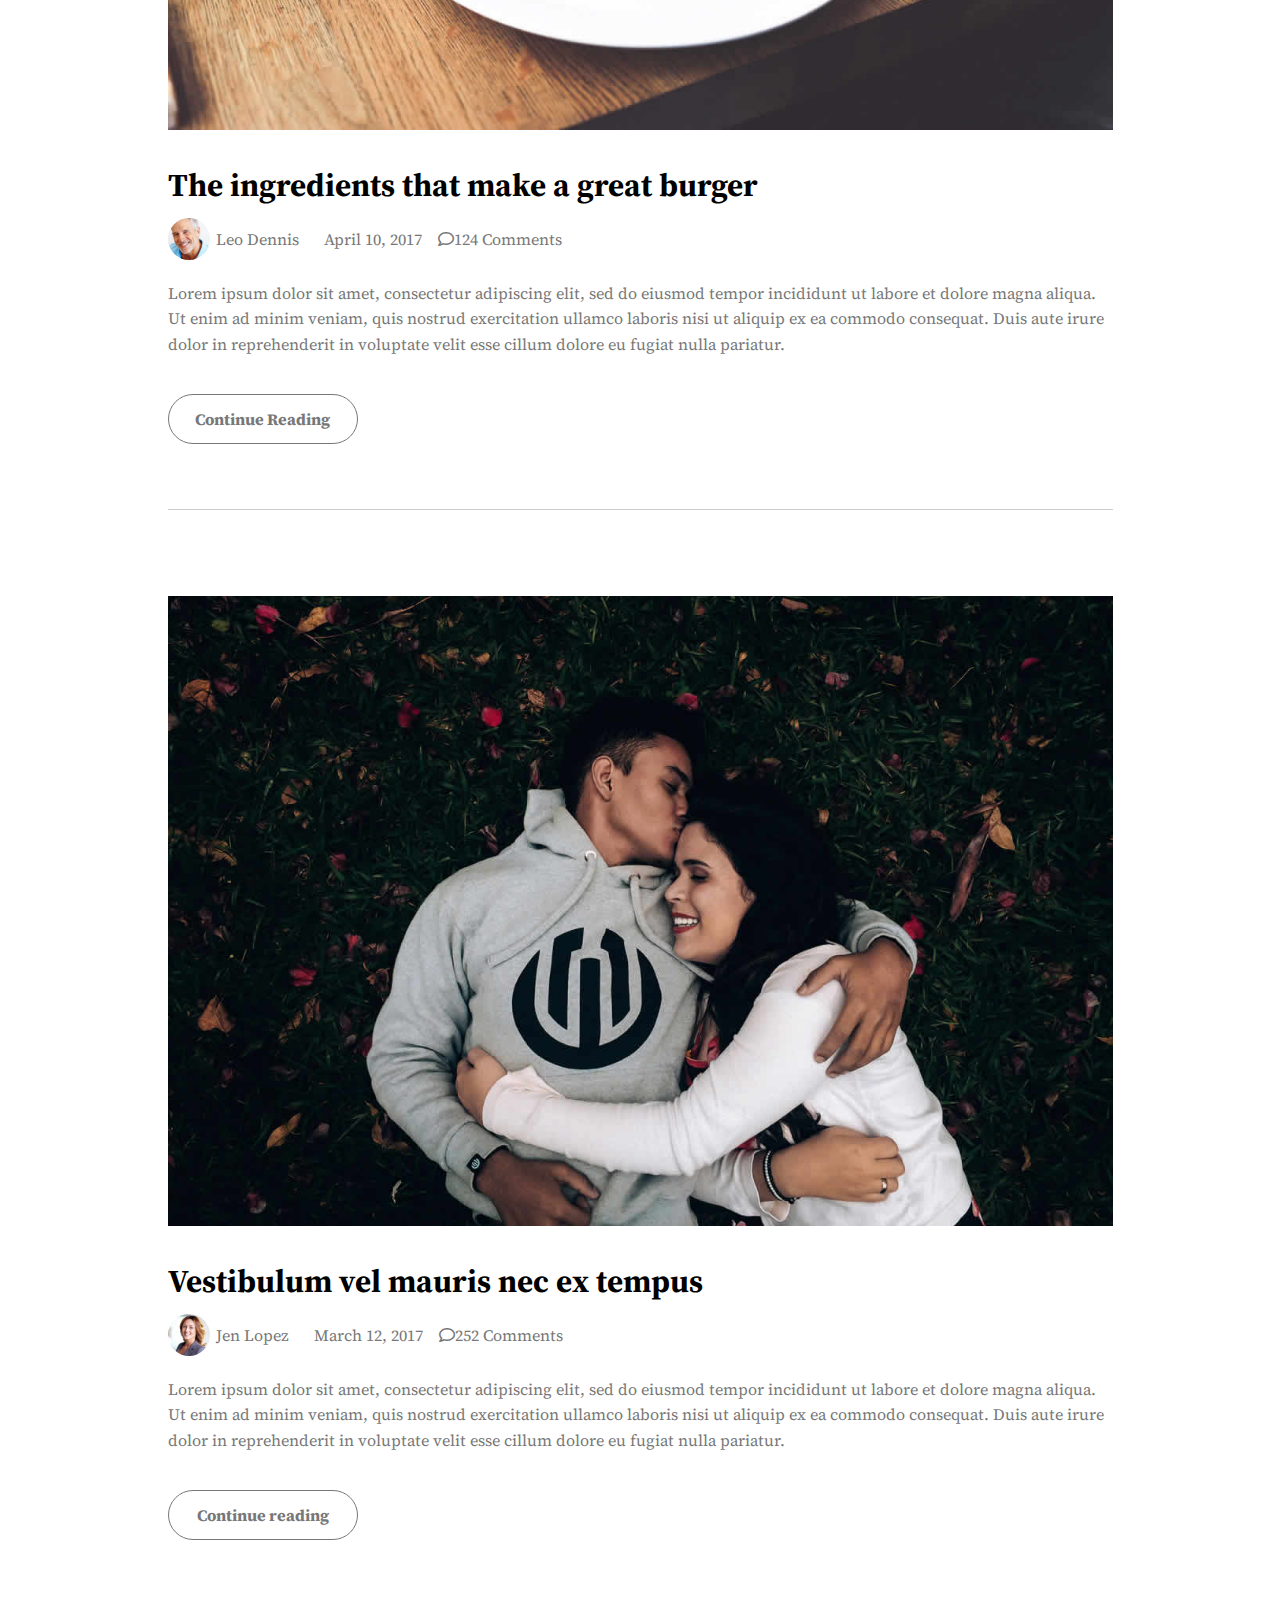
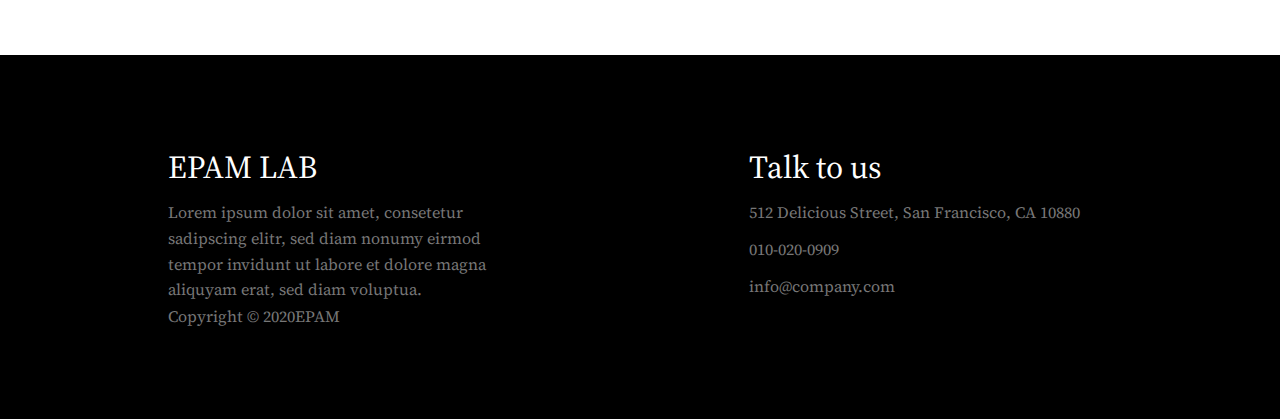
<file: FL13_HW4/homework/index.html>
<!DOCTYPE html>
<html lang="zxx">
  <head>
    <meta charset="UTF-8" />
    <meta http-equiv="X-UA-Compatible" content="ie=edge" />
    <meta name="viewport" content="width=device-width, initial-scale=1.0" />
    <title>CSS Layouts</title>
    <link rel="stylesheet" href="css/style.css" />
	<link rel="stylesheet" href="https://use.fontawesome.com/releases/v5.7.2/css/all.css">
  </head>
  <body>
    <header class="header">
      <div class="header-wrap">
        <div class="logo">
          <strong class="logo-text">Front-end Lab</strong>
        </div>

        <nav class="navigation">
          <a href="#" class="nav-link" title="Home">Home</a>
          <a href="#" class="nav-link" title="About">About</a>
          <a href="#" class="nav-link" title="Gallery">Gallery</a>
          <a href="#" class="nav-link" title="Contact">Contact</a>
        </nav>
      </div>
    </header>

    <section class="hero">
      <div class="hero-wrap">
        <h1 class="hero-header">Hello! This is Front-end Lab.</h1>
        <p class="hero-description">EPAM Front-end Lab</p>
        <a href="#" class="hero-btn">Discover more</a>
      </div>
    </section>

    <main class="main-section">
      <div class="main-section-wrap">
        <article class="blog-post">
          <img src="./img/blog-image1.jpg" alt="girl on the bridge" class="blog-post-img" />
          <h2 class="blog-post-header">We Help You To Make Front-end Great Again</h2>
          <div class="blog-post-props">
            <img src="./img/author-image1.jpg" alt="Jen Lopez photo" class="blog-post-avatar" />
            <address class="blog-post-author">Jen Lopez</address>
            <time datetime="2017-07-22T12:53" class="blog-post-time">July 22, 2017</time>
            <i class="far fa-comment comment-icon"></i><span class="comments">35 Comments</span>
          </div>
          <p class="blog-entry">
            Lorem ipsum dolor sit amet, consectetur adipiscing elit, sed do eiusmod tempor
            incididunt ut labore et dolore magna aliqua. Ut enim ad minim veniam, quis nostrud
            exercitation ullamco laboris nisi ut aliquip ex ea commodo consequat. Duis aute irure
            dolor in reprehenderit in voluptate velit esse cillum dolore eu fugiat nulla pariatur.
          </p>
          <a href="#" class="continue-btn">Continue Reading</a>
        </article>

        <article class="blog-post">
          <img src="./img/blog-image2.jpg" alt="girl in front of a minibus" class="blog-post-img" />
          <h2 class="blog-post-header">In pretium tellus et ante accumsan</h2>
          <div class="blog-post-props">
            <img src="./img/author-image2.jpg" alt="Leo Dennis photo" class="blog-post-avatar" />
            <address class="blog-post-author">Leo Dennis</address>
            <time datetime="2017-06-10T12:53" class="blog-post-time">June 10, 2017</time>
            <i class="far fa-comment comment-icon"></i><span class="comments">48 Comments</span>
          </div>
          <p class="blog-entry">
            Lorem ipsum dolor sit amet, consectetur adipiscing elit, sed do eiusmod tempor
            incididunt ut labore et dolore magna aliqua. Ut enim ad minim veniam, quis nostrud
            exercitation ullamco laboris nisi ut aliquip ex ea commodo consequat. Duis aute irure
            dolor in reprehenderit in voluptate velit esse cillum dolore eu fugiat nulla pariatur.
          </p>
          <a href="#" class="continue-btn">Continue Reading</a>
        </article>

        <article class="blog-post">
          <img src="./img/blog-image3.jpg" alt="barn in the lake" class="blog-post-img" />
          <h2 class="blog-post-header">Nam interdum maximus dolor faucibus</h2>
          <div class="blog-post-props">
            <img src="./img/author-image1.jpg" alt="Jen Lopez photo" class="blog-post-avatar" />
            <address class="blog-post-author">Jen Lopez</address>
            <time datetime="2017-05-30T12:53" class="blog-post-time">May 30, 2017</time>
           <i class="far fa-comment comment-icon"></i> <span class="comments">63 Comments</span>
          </div>
          <p class="blog-entry">
            Lorem ipsum dolor sit amet, consectetur adipiscing elit, sed do eiusmod tempor
            incididunt ut labore et dolore magna aliqua. Ut enim ad minim veniam, quis nostrud
            exercitation ullamco laboris nisi ut aliquip ex ea commodo consequat. Duis aute irure
            dolor in reprehenderit in voluptate velit esse cillum dolore eu fugiat nulla pariatur.
          </p>
          <a href="#" class="continue-btn">Continue Reading</a>
        </article>

        <article class="blog-post">
          <img src="./img/blog-image4.jpg" alt="burger on a plate" class="blog-post-img" />
          <h2 class="blog-post-header">The ingredients that make a great burger</h2>
          <div class="blog-post-props">
            <img src="./img/author-image2.jpg" alt="Leo Dennis photo" class="blog-post-avatar" />
            <address class="blog-post-author">Leo Dennis</address>
            <time datetime="2017-04-18T12:53" class="blog-post-time">April 10, 2017</time>
           <i class="far fa-comment comment-icon"></i><span class="comments">124 Comments</span>
          </div>
          <p class="blog-entry">
            Lorem ipsum dolor sit amet, consectetur adipiscing elit, sed do eiusmod tempor
            incididunt ut labore et dolore magna aliqua. Ut enim ad minim veniam, quis nostrud
            exercitation ullamco laboris nisi ut aliquip ex ea commodo consequat. Duis aute irure
            dolor in reprehenderit in voluptate velit esse cillum dolore eu fugiat nulla pariatur.
          </p>
          <a href="#" class="continue-btn">Continue Reading</a>
        </article>

        <article class="blog-post">
          <img src="./img/blog-image5.jpg" alt="couple hugs" class="blog-post-img" />
          <h2 class="blog-post-header">Vestibulum vel mauris nec ex tempus</h2>
          <div class="blog-post-props">
            <img src="./img/author-image1.jpg" alt="Jen Lopez photo" class="blog-post-avatar" />
            <address class="blog-post-author">Jen Lopez</address>
            <time datetime="2017-03-12T12:53" class="blog-post-time">March 12, 2017</time>
            <i class="far fa-comment comment-icon"></i><span class="comments">252 Comments</span>
          </div>
          <p class="blog-entry">
            Lorem ipsum dolor sit amet, consectetur adipiscing elit, sed do eiusmod tempor
            incididunt ut labore et dolore magna aliqua. Ut enim ad minim veniam, quis nostrud
            exercitation ullamco laboris nisi ut aliquip ex ea commodo consequat. Duis aute irure
            dolor in reprehenderit in voluptate velit esse cillum dolore eu fugiat nulla pariatur.
          </p>
          <a href="#" class="continue-btn">Continue reading</a>
        </article>
      </div>
    </main>

    <footer class="footer">
      <div class="footer-wrap">
        <div class="footer-inner">
          <div class="footer-left">
            <h3 class="footer-header">EPAM LAB</h3>
            <p class="footer-description">
              Lorem ipsum dolor sit amet, consetetur sadipscing elitr, sed diam nonumy eirmod tempor
              invidunt ut labore et dolore magna aliquyam erat, sed diam voluptua.
            </p>
          </div>
          <div class="footer-right">
            <h3 class="footer-header">Talk to us</h3>
            <address class="footer-address">
              <p>512 Delicious Street, San Francisco, CA 10880</p>
              <p>010-020-0909</p>
              <p><a href="#" class="mail-link">info@company.com</a></p>
            </address>
          </div>
          <div class="footer-bottom">
            Copyright © 2020EPAM
          </div>
        </div>
      </div>
    </footer>
  </body>
</html>
</file>
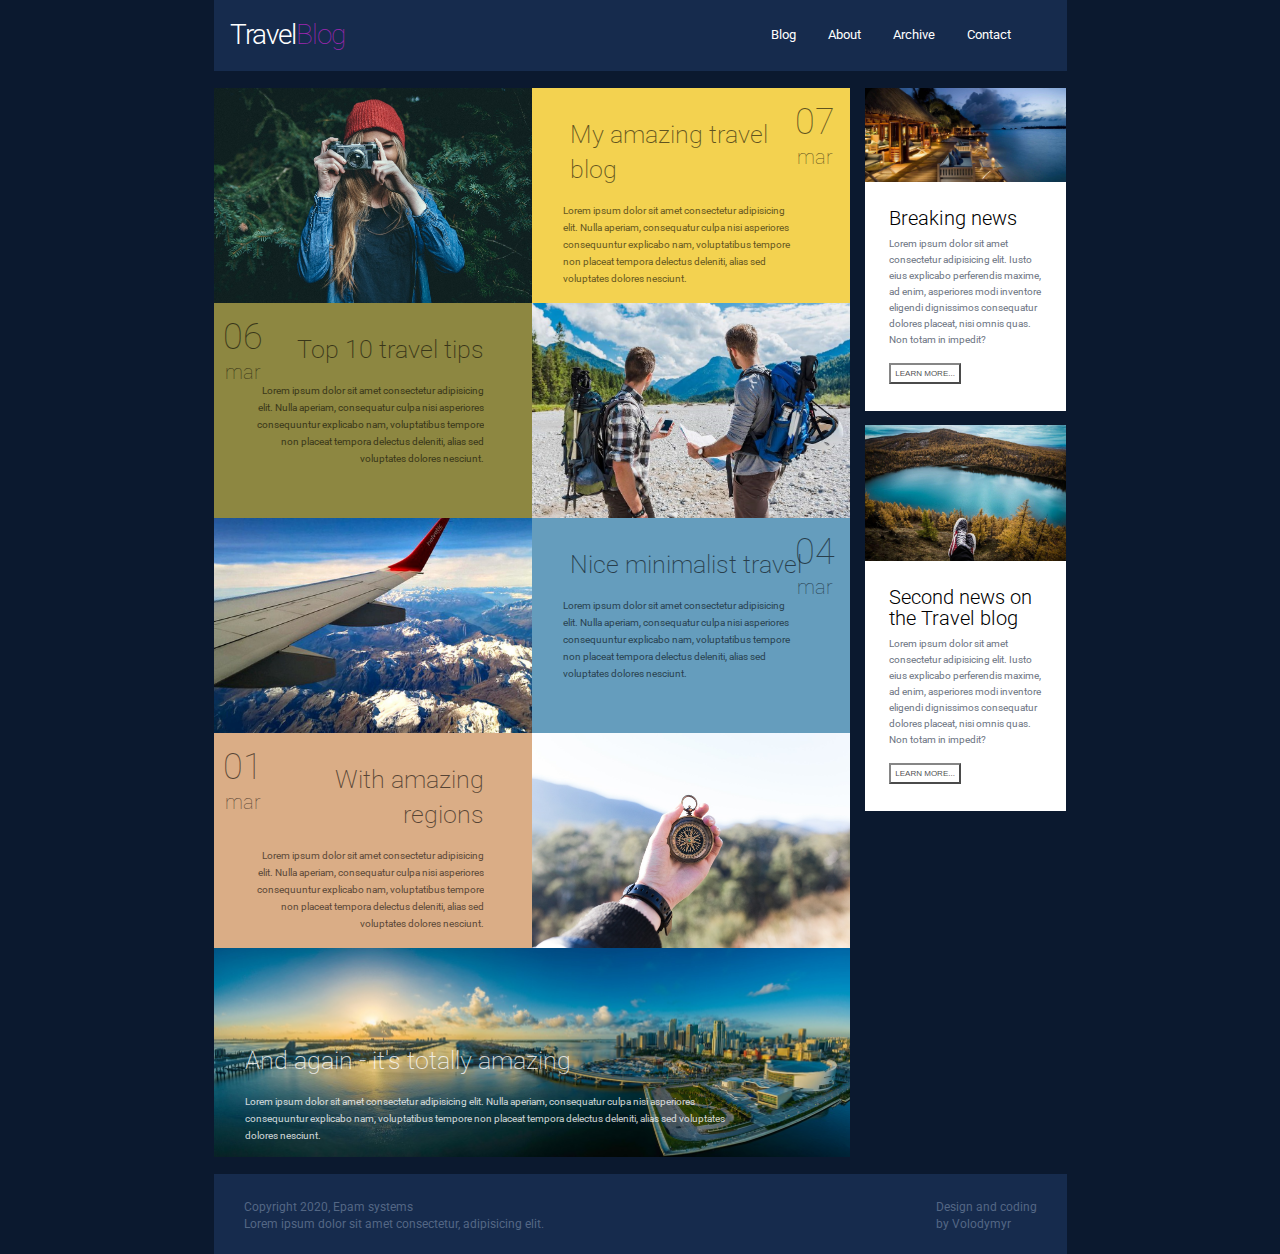
<file: FL13_HW5/homework/index.html>
<!DOCTYPE html>
<html lang="zxx">
  <head>
    <meta charset="UTF-8" />
    <meta name="viewport" content="width=device-width, initial-scale=1.0" />
    <meta http-equiv="X-UA-Compatible" content="ie=edge" />
    <link rel="stylesheet" href="css/styles.css" />
    <link href="https://fonts.googleapis.com/css?family=Roboto:400,100,300,700&subset=latin,latin-ext" rel="stylesheet" type="text/css" />
    <title>Responsive</title>
  </head>
  <body>
    <div class="container">
      <header class="header">
        <span class="burger-btn">&#9776;</span>

        <div class="logo">
          <h1 class="logo-text">Travel<span>Blog</span></h1>
        </div>

        <nav class="navigation">
          <a href="#" class="nav-link" title="Blog">Blog</a>
          <a href="#" class="nav-link" title="About">About</a>
          <a href="#" class="nav-link" title="Archive">Archive</a>
          <a href="#" class="nav-link" title="Contact">Contact</a>
        </nav>
      </header>

      <!-- <section class="header-img">
        <div class="header-img-wrap">
          <h2 class="header-img-title">My awesome story</h2>
          <p class="header-img-description">
            Lorem ipsum dolor sit amet, conse ctetuer. Duis autem vemeu iriure dolor adipiscing elit, sed diam nonummy nibh euismod
            tincidunt ut laoreet dolore magna aliquam erat volutpat wisi enim.
          </p>
        </div>
      </section>
	  -->

      <div class="content">
        <main class="main">
          <article class="post post-1">
            <a href="#" class="post-img">
              <img src="./img/post1.jpg" alt="girl photographer" />
            </a>
            <a href="#" class="post-description">
              <h2 class="post-title">My amazing travel blog</h2>
              <p class="post-entry">
                Lorem ipsum dolor sit amet consectetur adipisicing elit. Nulla aperiam, consequatur culpa nisi asperiores consequuntur explicabo nam, voluptatibus tempore non placeat tempora delectus deleniti, alias sed voluptates dolores nesciunt.
              </p>
              <time datetime="2017-03-07T12:53" class="post-time">07 <span>Mar</span></time>
            </a>
          </article>
          <article class="post post-2">
            <a href="#" class="post-img">
              <img src="./img/post2.jpg" alt="boat" />
            </a>
            <a href="#" class="post-description">
              <h2 class="post-title">Top 10 travel tips</h2>
              <p class="post-entry">
                Lorem ipsum dolor sit amet consectetur adipisicing elit. Nulla aperiam, consequatur culpa nisi asperiores consequuntur explicabo nam, voluptatibus tempore non placeat tempora delectus deleniti, alias sed voluptates dolores nesciunt.
              </p>
              <time datetime="2017-03-06T12:53" class="post-time">06 <span>Mar</span></time>
            </a>
          </article>
          <article class="post post-3">
            <a href="#" class="post-img">
              <img src="./img/post3.jpg" alt="compass" />
            </a>
            <a href="#" class="post-description">
              <h2 class="post-title">Nice minimalist travel</h2>
              <p class="post-entry">
                Lorem ipsum dolor sit amet consectetur adipisicing elit. Nulla aperiam, consequatur culpa nisi asperiores consequuntur explicabo nam, voluptatibus tempore non placeat tempora delectus deleniti, alias sed voluptates dolores nesciunt.
              </p>
              <time datetime="2017-03-04T12:53" class="post-time">04 <span>Mar</span></time>
            </a>
          </article>
          <article class="post post-4">
            <a href="#" class="post-img">
              <img src="./img/post4.jpg" alt="airplane wing" />
            </a>
            <a href="#" class="post-description">
              <h2 class="post-title">With amazing regions</h2>
              <p class="post-entry">
                Lorem ipsum dolor sit amet consectetur adipisicing elit. Nulla aperiam, consequatur culpa nisi asperiores consequuntur explicabo nam, voluptatibus tempore non placeat tempora delectus deleniti, alias sed voluptates dolores nesciunt.
              </p>
              <time datetime="2017-03-01T12:53" class="post-time">01 <span>Mar</span></time>
            </a>
          </article>
		  
		  
		  
          <article class="post ">
		  <!--<a href="#" class="post-img-1">
              <img src="./img/post5.jpg" alt="airplane wing" />
            </a> -->
            <a href="#" class="post-description-1">
              <h2 class="post-title-1">And again - it's totally amazing</h2>
              <p class="post-entry-1">
                Lorem ipsum dolor sit amet consectetur adipisicing elit. Nulla aperiam, consequatur culpa nisi asperiores consequuntur explicabo nam, voluptatibus tempore non placeat tempora delectus deleniti, alias sed voluptates dolores nesciunt.
              </p>
              
            </a>
          </article>
        </main>

        <aside class="aside">
          <article class="news">
            <div class="news-img">
              <img src="./img/news1.jpg" alt="classic car" />
            </div>
            <div class="news-description">
              <h3 class="news-title">Breaking news</h3>
              <p class="news-entry">
                Lorem ipsum dolor sit amet consectetur adipisicing elit. Iusto eius explicabo perferendis maxime, ad enim, asperiores modi inventore eligendi dignissimos consequatur dolores placeat, nisi omnis quas. Non totam in impedit?
              </p>
			  <button class="button">LEARN MORE...</button>
            </div>
          </article>
          <article class="news">
            <div class="news-img">
              <img src="./img/news2.jpg" alt="street in Tokyo" />
            </div>
            <div class="news-description">
              <h3 class="news-title">Second news on the Travel blog</h3>
              <p class="news-entry">
                Lorem ipsum dolor sit amet consectetur adipisicing elit. Iusto eius explicabo perferendis maxime, ad enim, asperiores modi inventore eligendi dignissimos consequatur dolores placeat, nisi omnis quas. Non totam in impedit?
              </p>
			  <button class="button">LEARN MORE...</button>
            </div>
          </article>
        </aside>
      </div>

      <footer class="footer">
        <div class="footer-copyright">
          <p>Copyright 2020, Epam systems</p>
          <p>Lorem ipsum dolor sit amet consectetur, adipisicing elit.</p>
        </div>
        <div class="footer-author">
          <p>
            Design and coding<br />
            by Volodymyr
          </p>
        </div>
      </footer>
    </div>
  </body>
</html>
</file>
<file: FL13_HW1/homework/style.css>
html,body,div,span,applet,object,iframe,h1,h2,h3,h4,h5,h6,p,blockquote,pre,a,abbr,acronym,address,big,cite,code,del,dfn,em,font,img,ins,kbd,q,s,samp,small,strike,strong,sub,sup,tt,var,b,u,i,center,dl,dt,dd,ol,ul,li,fieldset,form,label,legend,table,caption,tbody,tfoot,thead,tr,th,td{background:transparent;border:0;margin:0;padding:0;vertical-align:baseline}body{line-height:1}h1,h2,h3,h4,h5,h6{clear:both;font-weight:normal}ol,ul{list-style:none}blockquote{quotes:none}blockquote:before,blockquote:after{content:'';content:none}del{text-decoration:line-through}table{border-collapse:collapse;border-spacing:0}a img{border:0}#container{float:left;margin:0 -240px 0 0;width:100%}#primary,#secondary{float:right;overflow:hidden;width:220px}#secondary{clear:right}#footer{clear:both;width:100%}.one-column #content{margin:0 auto;width:640px}.single-attachment #content{margin:0 auto;width:900px}body,input,textarea,.page-title span,.pingback a.url{font-family:Georgia,"Bitstream Charter",serif}h3#comments-title,h3#reply-title,#access .menu,#access div.menu ul,#cancel-comment-reply-link,.form-allowed-tags,#site-info,#site-title,#wp-calendar,.comment-meta,.comment-body tr th,.comment-body thead th,.entry-content label,.entry-content tr th,.entry-content thead th,.entry-meta,.entry-title,.entry-utility,#respond label,.navigation,.page-title,.pingback p,.reply,.widget-title,.wp-caption-text{font-family:"Helvetica Neue",Arial,Helvetica,"Nimbus Sans L",sans-serif}input[type="submit"]{font-family:"Helvetica Neue",Arial,Helvetica,"Nimbus Sans L",sans-serif}pre{font-family:"Courier 10 Pitch",Courier,monospace}code{font-family:Monaco,Consolas,"Andale Mono","DejaVu Sans Mono",monospace}#access .menu-header,div.menu,#colophon,#branding,#main,#wrapper{margin:0 auto;width:940px}#wrapper{background:#fff;margin-top:20px;padding:0 20px}#footer-widget-area{overflow:hidden}#footer-widget-area .widget-area{float:left;margin-right:20px;width:220px}#footer-widget-area #fourth{margin-right:0}#site-info{float:left;font-size:14px;font-weight:bold;width:700px}#site-generator{float:right;width:220px}body{background:#f1f1f1}body,input,textarea{color:#666;font-size:12px;line-height:18px}hr{background-color:#e7e7e7;border:0;clear:both;height:1px;margin-bottom:18px}p{margin-bottom:18px}ul{list-style:square;margin:0 0 18px 1.5em}ol{list-style:decimal;margin:0 0 18px 1.5em}ol ol{list-style:upper-alpha}ol ol ol{list-style:lower-roman}ol ol ol ol{list-style:lower-alpha}ul ul,ol ol,ul ol,ol ul{margin-bottom:0}dl{margin:0 0 24px 0}dt{font-weight:bold}dd{margin-bottom:18px}strong{font-weight:bold}cite,em,i{font-style:italic}big{font-size:131.25%}ins{background:#ffc;text-decoration:none}blockquote{font-style:italic;padding:0 3em}blockquote cite,blockquote em,blockquote i{font-style:normal}pre{background:#f7f7f7;color:#222;line-height:18px;margin-bottom:18px;overflow:auto;padding:1.5em}abbr,acronym{cursor:help}sup,sub{height:0;line-height:1;position:relative;vertical-align:baseline}sup{bottom:1ex}sub{top:.5ex}small{font-size:smaller}input{margin-bottom:10px}input[type="text"],input[type="password"],input[type="email"],input[type="url"],input[type="number"],textarea{background:#f9f9f9;border:1px solid #ccc;box-shadow:inset 1px 1px 1px rgba(0,0,0,0.1);-moz-box-shadow:inset 1px 1px 1px rgba(0,0,0,0.1);-webkit-box-shadow:inset 1px 1px 1px rgba(0,0,0,0.1);padding:2px}a:link{color:#06c}a:visited{color:#743399}a:active,a:hover{color:#ff4b33}.screen-reader-text{clip:rect(1px,1px,1px,1px);overflow:hidden;position:absolute !important;height:1px;width:1px}#header{padding:30px 0 0 0}#site-title{float:left;font-size:30px;line-height:36px;margin:0 0 18px 0;width:700px}#site-title a{color:#000;font-weight:bold;text-decoration:none}#site-description{color:#000;clear:right;float:right;font-style:italic;margin:15px 0 18px 0;opacity:.65;width:220px}#branding img{border-top:4px solid #000;border-bottom:1px solid #000;display:block;float:left}#access{background:#000;display:block;float:left;margin:0 auto;width:940px}#access .menu-header,div.menu{font-size:13px;margin-left:12px;width:928px}#access .menu-header ul,div.menu ul{list-style:none;margin:0}#access .menu-header li,div.menu li{float:left;position:relative}#access a{color:#aaa;display:block;line-height:38px;padding:0 10px;text-decoration:none}#access ul ul{box-shadow:0 3px 3px rgba(0,0,0,0.2);-moz-box-shadow:0 3px 3px rgba(0,0,0,0.2);-webkit-box-shadow:0 3px 3px rgba(0,0,0,0.2);display:none;position:absolute;top:38px;left:0;float:left;width:180px;z-index:99999}#access ul ul li{min-width:180px}#access ul ul ul{left:100%;top:0}#access ul ul a{background:#333;line-height:1em;padding:10px;width:160px;height:auto}#access li:hover>a,#access ul ul:hover>a{background:#333;color:#fff}#access ul li:hover>ul{display:block}#access ul li.current_page_item>a,#access ul li.current_page_ancestor>a,#access ul li.current-menu-ancestor>a,#access ul li.current-menu-item>a,#access ul li.current-menu-parent>a{color:#fff}* html #access ul li.current_page_item a,* html #access ul li.current_page_ancestor a,* html #access ul li.current-menu-ancestor a,* html #access ul li.current-menu-item a,* html #access ul li.current-menu-parent a,* html #access ul li a:hover{color:#fff}#main{clear:both;overflow:hidden;padding:40px 0 0 0}#content{margin-bottom:36px}#content,#content input,#content textarea{color:#333;font-size:16px;line-height:24px}#content p,#content ul,#content ol,#content dd,#content pre,#content hr{margin-bottom:24px}#content ul ul,#content ol ol,#content ul ol,#content ol ul{margin-bottom:0}#content pre,#content kbd,#content tt,#content var{font-size:15px;line-height:21px}#content code{font-size:13px}#content dt,#content th{color:#000}#content h1,#content h2,#content h3,#content h4,#content h5,#content h6{color:#000;line-height:1.5em;margin:0 0 20px 0}#content table{border:1px solid #e7e7e7;margin:0 -1px 24px 0;text-align:left;width:100%}#content tr th,#content thead th{color:#777;font-size:12px;font-weight:bold;line-height:18px;padding:9px 24px;border-right:1px solid #e7e7e7}#content tr td{border-top:1px solid #e7e7e7;padding:6px 24px;border-right:1px solid #e7e7e7}#content tr.odd td{background:#f2f7fc}.hentry{margin:0 0 48px 0}.home .sticky{background:#f2f7fc;border-top:4px solid #000;margin-left:-20px;margin-right:-20px;padding:18px 20px}.single .hentry{margin:0 0 36px 0}.page-title{color:#000;font-size:14px;font-weight:bold;margin:0 0 36px 0}.page-title span{color:#333;font-size:16px;font-style:italic;font-weight:normal}.page-title a:link,.page-title a:visited{color:#777;text-decoration:none}.page-title a:active,.page-title a:hover{color:#ff4b33}#content .entry-title{color:#000;font-size:21px;font-weight:bold;line-height:1.3em;margin-bottom:0}.entry-title a:link,.entry-title a:visited{color:#000;text-decoration:none}.entry-title a:active,.entry-title a:hover{color:#ff4b33}.entry-meta{color:#777;font-size:12px}.entry-meta abbr,.entry-utility abbr{border:0}.entry-meta abbr:hover,.entry-utility abbr:hover{border-bottom:1px dotted #666}.single-author .by-author{position:absolute !important;clip:rect(1px 1px 1px 1px);clip:rect(1px,1px,1px,1px)}.entry-content,.entry-summary{clear:both;padding:12px 0 0 0}.entry-content .more-link{white-space:nowrap}#content .entry-summary p:last-child{margin-bottom:12px}.entry-content fieldset{border:1px solid #e7e7e7;margin:0 0 24px 0;padding:24px}.entry-content fieldset legend{background:#fff;color:#000;font-weight:bold;padding:0 24px}.entry-content input{margin:0 0 24px 0}.entry-content input.file,.entry-content input.button{margin-right:24px}.entry-content label{color:#777;font-size:12px}.entry-content select{margin:0 0 24px 0}.entry-content sup,.entry-content sub{font-size:10px}.entry-content blockquote.left{float:left;margin-left:0;margin-right:24px;text-align:right;width:33%}.entry-content blockquote.right{float:right;margin-left:24px;margin-right:0;text-align:left;width:33%}.page-link{clear:both;color:#000;font-weight:bold;line-height:48px;word-spacing:.5em}.page-link a:link,.page-link a:visited{background:#f1f1f1;color:#333;font-weight:normal;padding:.5em .75em;text-decoration:none}.home .sticky .page-link a{background:#d9e8f7}.page-link a:active,.page-link a:hover{color:#ff4b33}body.page .edit-link{clear:both;display:block}#entry-author-info{background:#f2f7fc;border-top:4px solid #000;clear:both;font-size:14px;line-height:20px;margin:24px 0;overflow:hidden;padding:18px 20px}#entry-author-info #author-avatar{background:#fff;border:1px solid #e7e7e7;float:left;height:60px;margin:0 -104px 0 0;padding:11px}#entry-author-info #author-description{float:left;margin:0 0 0 104px}#entry-author-info h2{color:#000;font-size:100%;font-weight:bold;margin-bottom:0}.entry-utility{clear:both;color:#777;font-size:12px;line-height:18px}.entry-meta a,.entry-utility a{color:#777}.entry-meta a:hover,.entry-utility a:hover{color:#ff4b33}#content .video-player{padding:0}.format-standard .wp-video,.format-standard .wp-audio-shortcode,.format-audio .wp-audio-shortcode,.format-standard .video-player{margin-bottom:24px}.home #content .format-aside p,.home #content .category-asides p{font-size:14px;line-height:20px;margin-bottom:10px;margin-top:0}.format-gallery .size-thumbnail img,.category-gallery .size-thumbnail img{border:10px solid #f1f1f1;margin-bottom:0}.format-gallery .gallery-thumb,.category-gallery .gallery-thumb{float:left;margin-right:20px;margin-top:-4px}.home #content .format-gallery .entry-utility,.home #content .category-gallery .entry-utility{padding-top:4px}.attachment .entry-content .entry-caption{font-size:140%;margin-top:24px}.attachment .entry-content .nav-previous a:before{content:'\2190\00a0'}.attachment .entry-content .nav-next a:after{content:'\00a0\2192'}#content img.size-auto,#content img.size-full,#content img.size-large,#content img.size-medium,#content .entry-attachment img,#content .widget-container img{max-width:100%;height:auto}#ie8 #content img.size-auto,#ie8 #content img.size-full,#ie8 #content img.size-large,#ie8 #content img.size-medium,#ie8 #content .entry-attachment img{width:auto}.alignleft,img.alignleft{display:inline;float:left;margin-right:24px;margin-top:4px}.alignright,img.alignright{display:inline;float:right;margin-left:24px;margin-top:4px}.aligncenter,img.aligncenter{clear:both;display:block;margin-left:auto;margin-right:auto}img.alignleft,img.alignright,img.aligncenter{margin-bottom:12px}.wp-caption{background:#f1f1f1;line-height:18px;margin-bottom:20px;max-width:100%;padding:4px;text-align:center}.wp-caption img{margin:5px 5px 0;max-width:622px}.wp-caption p.wp-caption-text{color:#777;font-size:12px;margin:5px}.wp-smiley{margin:0}.gallery{margin:0 auto 18px}.gallery .gallery-item{float:left;margin-top:0;text-align:center}.gallery-columns-1 .gallery-item{width:100%}.gallery-columns-2 .gallery-item{width:50%}.gallery-columns-3 .gallery-item{width:33%}.gallery-columns-4 .gallery-item{width:25%}.gallery-columns-5 .gallery-item{width:20%}.gallery-columns-6 .gallery-item{width:16%}.gallery-columns-7 .gallery-item{width:14%}.gallery-columns-8 .gallery-item{width:12%}.gallery-columns-9 .gallery-item{width:11%}.gallery-columns-1 img{max-width:620px}.gallery-columns-2 img{max-width:288px}.gallery-columns-3 img{max-width:177px}.gallery-columns-4 img{max-width:122px}.gallery-columns-5 img{max-width:88px}.gallery-columns-6 img{max-width:66px}.gallery-columns-7 img{max-width:50px}.gallery-columns-8 img{max-width:39px}.gallery-columns-9 img{max-width:29px}.gallery-item img{height:auto}.gallery-columns-2 .attachment-medium{max-width:92%;height:auto}.gallery-columns-4 .attachment-thumbnail{max-width:84%;height:auto}.gallery .gallery-caption{color:#777;font-size:12px;margin:0 0 12px}.gallery dl{margin:0}.gallery img{border:10px solid #f1f1f1}.gallery br+br{display:none}#content .entry-attachment img{display:block;margin:0 auto}.navigation{color:#777;font-size:12px;line-height:18px;overflow:hidden}.navigation a:link,.navigation a:visited{color:#777;text-decoration:none}.navigation a:active,.navigation a:hover{color:#ff4b33}.nav-previous{float:left;width:50%}.nav-next{float:right;text-align:right;width:50%}#nav-above{margin:0 0 18px 0}#nav-above{display:none}.paged #nav-above,.single #nav-above{display:block}#nav-below{margin:-18px 0 0 0}#comments{clear:both}#comments .navigation{padding:0 0 18px 0}h3#comments-title,h3#reply-title{color:#000;font-size:20px;font-weight:bold;margin-bottom:0}h3#comments-title{padding:24px 0}.commentlist{list-style:none;margin:0}.commentlist li.comment{border-bottom:1px solid #e7e7e7;line-height:24px;margin:0 0 24px 0;padding:0 0 0 56px;position:relative}.commentlist li:last-child{border-bottom:0;margin-bottom:0}#comments .comment-body ul,#comments .comment-body ol{margin-bottom:18px}#comments .comment-body p:last-child{margin-bottom:6px}#comments .comment-body blockquote p:last-child{margin-bottom:24px}.commentlist ol{list-style:decimal}.commentlist .avatar{position:absolute;top:4px;left:0}.comment-author cite{color:#000;font-style:normal;font-weight:bold}.comment-author .says{font-style:italic}.comment-meta{font-size:12px;margin:0 0 18px 0}.comment-meta a:link,.comment-meta a:visited{color:#777;text-decoration:none}.comment-meta a:active,.comment-meta a:hover{color:#ff4b33}.commentlist .bypostauthor>div{background:#f2f7fc;border-top:4px solid #000;margin-bottom:10px;padding:10px 0 0 20px}.reply{font-size:12px;padding:0 0 24px 0}.reply a,a.comment-edit-link{color:#777}.reply a:hover,a.comment-edit-link:hover{color:#ff4b33}.commentlist .children{list-style:none;margin:0}.commentlist .children li{border:0;margin:0}.nopassword,.nocomments{display:none}#comments .pingback{border-bottom:1px solid #e7e7e7;margin-bottom:18px;padding-bottom:18px}.commentlist li.comment+li.pingback{margin-top:-6px}#comments .pingback p{color:#777;display:block;font-size:12px;line-height:18px;margin:0}#comments .pingback .url{font-size:13px;font-style:italic}input[type="submit"]{color:#333}form{text-align:right}input{width:200px}#respond{border-top:1px solid #e7e7e7;margin:24px 0;overflow:hidden;position:relative}#respond p{margin:0}#respond .comment-notes{margin-bottom:1em}.form-allowed-tags{line-height:1em}.children #respond{margin:0 48px 0 0}h3#reply-title{margin:18px 0}#comments-list #respond{margin:0 0 18px 0}#comments-list ul #respond{margin:0}#cancel-comment-reply-link{font-size:12px;font-weight:normal;line-height:18px}#respond .required{color:#ff4b33;font-weight:bold}#respond label{color:#777;font-size:12px}#respond input{margin:0 0 9px;width:98%}#respond textarea{width:98%}#respond .form-allowed-tags{color:#777;font-size:12px;line-height:18px}#respond .form-allowed-tags code{font-size:11px}#respond .form-submit{margin:12px 0}#respond .form-submit input{font-size:14px;width:auto}.widget-area ul{list-style:none;margin-left:0}.widget-area ul ul{list-style:square;margin-left:1.3em}.widget-area select{max-width:100%}.widget_search #s{width:60%}.widget_search label{display:none}.widget-container{word-wrap:break-word;-webkit-hyphens:auto;-moz-hyphens:auto;hyphens:auto;margin:0 0 18px 0}.widget-container .wp-caption img{margin:auto}.widget-container.widget_image .wp-caption{width:auto}.widget-container.widget_image .wp-caption img{margin-left:-8px}.widget-title{color:#222;font-size:14px;font-weight:bold}.widget-area a:link,.widget-area a:visited{text-decoration:none}.widget-area a:active,.widget-area a:hover{text-decoration:underline}.widget-area .entry-meta{font-size:11px}#wp_tag_cloud div{line-height:1.6em}#wp-calendar{width:100%}#wp-calendar caption{color:#222;font-size:14px;font-weight:bold;padding-bottom:4px;text-align:left}#wp-calendar thead{font-size:11px}#wp-calendar tbody{color:#aaa}#wp-calendar tbody td{background:#f5f5f5;border:1px solid #fff;padding:3px 0 2px;text-align:center}#wp-calendar tbody .pad{background:0}#wp-calendar tfoot #next{text-align:right}.widget_rss a.rsswidget{color:#000}.widget_rss a.rsswidget:hover{color:#ff4b33}.widget_rss .widget-title img{width:11px;height:11px}#main .widget-area ul{margin-left:0;padding:0 20px 0 0}#main .widget-area ul ul{border:0;margin-left:1.3em;padding:0}#main .widget-container.music-player ul{margin:0}#footer{margin-bottom:20px}#colophon{border-top:4px solid #000;margin-top:-4px;overflow:hidden;padding:18px 0}#site-info{font-weight:bold}#site-info a{color:#000;text-decoration:none}#site-generator{font-style:italic;position:relative}#site-generator a{background:url(images/wordpress.png) center left no-repeat;color:#666;display:inline-block;line-height:16px;padding-left:20px;text-decoration:none}#site-generator a:hover{text-decoration:underline}img#wpstats{display:block;margin:0 auto 10px}pre{-webkit-text-size-adjust:140%}code{-webkit-text-size-adjust:160%}#access,.entry-meta,.entry-utility,.navigation,.widget-area{-webkit-text-size-adjust:120%}#site-description{-webkit-text-size-adjust:none}@media print{body{background:none !important}#wrapper{clear:both !important;display:block !important;float:none !important;position:relative !important}#header{border-bottom:2pt solid #000;padding-bottom:18pt}#colophon{border-top:2pt solid #000}#site-title,#site-description{float:none;line-height:1.4em;margin:0;padding:0}#site-title{font-size:13pt}.entry-content{font-size:14pt;line-height:1.6em}.entry-title{font-size:21pt}#access,#branding img,#respond,.comment-edit-link,.edit-link,.navigation,.page-link,.widget-area{display:none !important}#container,#header,#footer{margin:0;width:100%}#content,.one-column #content{margin:24pt 0 0;width:100%}.wp-caption p{font-size:11pt}#site-info,#site-generator{float:none;width:auto}#colophon{width:auto}img#wpstats{display:none}#site-generator a{margin:0;padding:0}#entry-author-info{border:1px solid #e7e7e7}#main{display:inline}.home .sticky{border:0}}img{width:140px;vertical-align:middle;display:block;margin:0 auto;margin-left:calc(50% - 50px);margin-bottom:20px}nav>a{padding:10px;color:#0279c1}nav>a b:hover{color:#00527a}nav>a:visited{color:#0279c1}article{padding-left:10px}footer{margin-top:20px;padding:40px 20px;text-align:center;background:#3333}
</file>
<file: FL13_HW11/homework/material-icons/material-icons.css>
@font-face {
  font-family: 'Material Icons';
  font-style: normal;
  font-weight: 400;
  src: url(MaterialIcons-Regular.eot); /* For IE6-8 */
  src: local('Material Icons'),
       local('MaterialIcons-Regular'),
       url(MaterialIcons-Regular.woff2) format('woff2'),
       url(MaterialIcons-Regular.woff) format('woff'),
       url(MaterialIcons-Regular.ttf) format('truetype');
}

.material-icons {
  font-family: 'Material Icons';
  font-weight: normal;
  font-style: normal;
  font-size: 24px;  /* Preferred icon size */
  display: inline-block;
  line-height: 1;
  text-transform: none;
  letter-spacing: normal;
  word-wrap: normal;
  white-space: nowrap;
  direction: ltr;

  /* Support for all WebKit browsers. */
  -webkit-font-smoothing: antialiased;
  /* Support for Safari and Chrome. */
  text-rendering: optimizeLegibility;

  /* Support for Firefox. */
  -moz-osx-font-smoothing: grayscale;

  /* Support for IE. */
  font-feature-settings: 'liga';
}
</file>
<file: FL13_HW11/homework/styles.css>
body {
  font-size: 14px;
  font-family: 'Times New Roman', Times, serif;

}


.tree ul {
  list-style-type: none;
  padding-left: 0;
}
.tree ul ul {
  padding: 0.3rem 0 0 1rem;
}
.tree ul li {
  margin-bottom: 0.2rem;
}
.tree .close > ul,
.tree .close > .placeholder {
  display: none;
}
.tree .tree-title {
  cursor: pointer;
  font-size: 1.1rem;
  line-height: 1;
  padding: 0.1rem;
}
.tree .tree-title:hover {
  background-color: #efefef;
}
.tree .folder {
  color: #edbc0b;
  cursor: pointer;
  font-size: 1.1rem;
  float: left;
  margin-right: 0.2rem;
}
.tree .insert_drive_file {
  color: lightgrey;
  font-size: 1.1rem;
  float: left;
  margin-right: 0.2rem;
}
.tree .placeholder {
  font-size: 1.1rem;
  font-style: italic;
  padding-left: 0.5rem;
}
</file>
<file: FL13_HW2/homework/css/general.css>
/* 

please don't edit this styles

*/

h2.tm-section-title {
    color: lightskyblue;
}

a:focus {
    color: #666;
    outline: 0
}

ul {
    padding: 0;
    margin: 0
}

body {
    background-color: #f5f5f5;
    color: #000;
    font-family: 'Open Sans', Helvetica, Arial, sans-serif;
    font-size: 16px;
    font-weight: 300;
    padding-top: 30px;
    overflow-x: hidden
}

section:before {
    position: absolute;
    z-index: 1
}

.box,
.tm-content-box,
.tm-main-nav {
    background-color: #fff
}

.tm-sidebar {
    z-index: 10;
    position: fixed;
    left: 0;
    right: 0;
    top: 0;
    width: 100%;
}

.tm-sidebar ul{
    margin: 0px;
    display: flex;
}

.tm-main-nav {
    font-size: 1.5em;
    text-align: center
}

.tm-nav-item {
    list-style: none;
    width: 100%;
}

.tm-nav-item-link {
    border: 1px solid transparent;
    color: #666;
    display: block;
    padding: 10px;
    width: 100%;
    -webkit-transition: all .3s ease;
    transition: all .3s ease
}

.carousel-indicators li,
.tm-banner-inner {
    border: 1px solid lightgrey
}


.tm-nav-item-link.active,
.tm-nav-item-link:hover {
    color: #666;
    text-decoration: none;
}

.tm-nav-item-link:focus {
    text-decoration: none
}

.tm-banner-text,
.tm-banner-title,
.tm-section-title {
    color: #666;
    font-weight: 300;
    margin: 0
}

.tm-section-title {
    margin-bottom: 20px
}

.tm-section-title-box {
    margin-bottom: 0
}

.tm-banner-title {
    font-size: 3.3em;
    letter-spacing: 2px;
    text-transform: uppercase
}

.tm-main-content {
    padding-top: 70px;
}

.tm-content-box {
    overflow: hidden;
    margin-bottom: 30px
}

.padding-medium {
    padding: 40px
}

.tm-banner {
    padding: 30px
}

.tm-banner-inner {
    padding: 30px 0;
    height: 100%;
    text-align: center;
    display: flex;
    -webkit-box-orient: vertical;
    -webkit-box-direction: normal;
    -webkit-flex-direction: column;
    -ms-flex-direction: column;
    flex-direction: column;
    -webkit-box-align: center;
    -webkit-align-items: center;
    -ms-flex-align: center;
    align-items: center;
    -webkit-box-pack: center;
    -webkit-justify-content: center;
    -ms-flex-pack: center;
    justify-content: center
}

.tm-banner-inner img{
    width: 120px;
}

.tm-banner-text {
    font-size: 1.4em
}

.boxes,
.tm-box-bg-title {
    display: -webkit-box;
    display: -webkit-flex;
    display: -ms-flexbox
}

/*.flex-item {*/
    /*-webkit-box-flex: 0 1 auto;*/
    /*-webkit-flex: 0 1 auto;*/
    /*-ms-flex: 0 1 auto;*/
    /*flex: 0 1 auto*/
/*}*/

.section-description {
    line-height: 1.8;
    margin-bottom: 25px
}

.section-description:last-child {
    margin-bottom: 0
}

.tm-team-description-container {
    max-width: 500px
}

.tm-team-info {
    display: flex
}

.box {
    list-style: none;
    width: 33.3333%;
    height: auto;
}

.box-bg {
    position: relative
}

.box-img {
    width: 100%;
}

.tm-box-bg-title {
    position: absolute;
    top: 0;
    right: 0;
    bottom: 0;
    left: 0;
    display: flex;
    -webkit-box-align: center;
    -webkit-align-items: center;
    -ms-flex-align: center;
    align-items: center;
    -webkit-box-pack: center;
    -webkit-justify-content: center;
    -ms-flex-pack: center;
    justify-content: center
}

.boxes {
    display: flex;
    -webkit-flex-wrap: wrap;
    -ms-flex-wrap: wrap;
    flex-wrap: wrap
}

.gallery-container a {
    cursor: -webkit-zoom-in;
    cursor: zoom-in
}

.carousel {
    position: relative;
    height: auto;
    padding: 50px 50px 80px;
    text-align: center
}

.carousel-indicators {
    bottom: 30px
}

.carousel-content {
    color: #000;
    display: -webkit-box;
    display: -webkit-flex;
    display: -ms-flexbox;
    display: flex;
    -webkit-box-align: center;
    -webkit-align-items: center;
    -ms-flex-align: center;
    align-items: center
}

.carousel-indicators .active {
    background-color: lightgrey
}

.contact-form {
    overflow: hidden
}

.form-control {
    border-radius: 0;
    font-size: 1em
}

.form-control:focus {
    border-color: lightgrey;
    box-shadow: inset 0 1px 1px rgba(0, 0, 0, .075), 0 0 8px rgba(153, 153, 153, .45)
}

.form-group {
    margin-bottom: 20px
}

.form-group-2-col-left {
    padding-left: 0;
    padding-right: 5px
}

.form-group-2-col-right {
    padding-right: 0;
    padding-left: 5px
}

.mandatory-field:after {
    position: absolute;
    top: 0;
    right: 7px
}

.carousel-inner>.carousel-item>a>img, .carousel-inner>.carousel-item>img, .img-contact-us {
    width: 100%;
}

.tm-footer {
    color: #666;
    padding-bottom: 15px
}
</file>
<file: FL13_HW2/homework/css/style.css>
﻿
	@media print {
		
	.tm-sidebar {display: none;} 
	
	.tm-main-content {padding-top: 0px;}
	
	.tm-team-img {display: none;} 
	
	#about {display: none;} 
	
	#ideas .carousel-indicators {display: none;} 
	
	#contact {display: none;} 
	
	.tm-content-box .img-fluid {display: none; } 
	
	.tm-content-box .gallery-container {display: none;} 
	
	.tm-content-box {margin-bottom: 20px;}
	
	.container .tm-banner {padding: 0px !important; }
	
	.tm-team-description-container {max-width: 100% !important; }
	
	.padding-medium {padding: 0px !important; }
	
	.carousel {padding: 0% !important; }
	
	.tm-content-box {text-align: center;}
	
	.tm-section-title {text-align: center;}
	
	.tm-section-description {font-style: italic; text-align: center;}
	
	h2 {color: lightskyblue; font-weight: 300;}
	
	li:nth-child(odd) {text-align: left;} 
	li:nth-child(even) {text-align: right;}
	li {list-style-type: none;}
	ol {margin-left: 20%; margin-right: 25%}
	
	

	
}

@media screen {
	li:hover {
		background-color: lightskyblue; }
	li>a:hover { color: #fff !important;}
	
	.tm-banner {background: linear-gradient(burlywood, lightskyblue);}
	.tm-banner-inner {background-color: #fff;}
	.tm-banner-text {text-shadow: 0px 9px 2px #76cdd7; letter-spacing: 2px; word-spacing: 10px;}

	.tm-content-box {box-shadow: 0px 0px 10px rgba(61, 55, 61, 0.7);}
	
	.tm-main-nav {box-shadow: 0px 0px 10px rgba(61, 55, 61, 0.7);}
	
	.tm-content-box.flex-2-col {
display: flex;
flex-flow: row-reverse;
}


.tm-banner-text {
	animation: animation-logo linear 10s;
	animation-duration: 12s;
}

@keyframes animation-logo {
	0% {transform: rotate(45deg);}
	100% {transform: rotate(0deg);}


}

	.tm-team-description-container.flex-item {
display: flex;
flex-direction: column;
justify-content: center;
	text-align: center;}

	li>h2:hover { color: #fff;}
	
	section::before{
content: '';
border: 20px solid transparent;
border-left: 20px solid lightskyblue;
border-top: 20px solid lightskyblue;
}

	h2 {text-align:center; color: lightskyblue; font-weight: 300;}

	.padding-medium li {list-style-type:decimal-leading-zero;}

.padding-medium .text::after {
content: 'New';
color: red;
position: absolute;
font-variant: small-caps;
vertical-align: super;
font-size:10px;
}


.heading li a:hover {
font-weight: bold;
color: red 

!important; 
}

.padding-medium li:hover {
background-color: white !important; }
.heading li a:hover::before {
content: '\003E';

}
	
	#contact_subject {background-image: url(../img/email-icon.png);
background-position: right;
padding-left: 30px;
background-size: 20px;
background-repeat: no-repeat;}
	.contact-form {border:none; border-bottom:1px !important;}
	
	
	.form-control {
  border: none;
}
	input.form-control {
  border-bottom: 1px solid lightskyblue;
}
input:focus {
  background-color: lightskyblue;
}
textarea.form-control {
  border: 1px solid lightskyblue;
  box-shadow: none;
  height: 230px;
}
textarea.form-control:focus {
  border: 1px solid lightskyblue;
  box-shadow: none;
}
	
	.contact-form {
    text-align: right; 
}

#contact_subject {padding-left: 12px !important;}
.contact-form .submit-btn {
  padding: 5px 25px;
  background-color: white;
  border: 1px solid lightskyblue;
  color: lightskyblue;
}
.contact-form .submit-btn:hover {
  background-color: #0275d8;
  color: white;
  border-color: #0275d9;
}
	
section.blocks .tm-section-description{
  font-style: italic;
text-align: left;
text-indent: 20px;
}

section.blocks .box {
  padding: 1%;
}
section.blocks .box p {
  font-style: italic;
}
section.blocks .box p:first-letter {
  font-weight: bold;
}
section.blocks ul.boxes li:nth-child(even) {
  background-color: lightskyblue;
  color: #fff;
}


	
	.box-work h2 {color: black; text-align:left; font-weight: bolder;}
	
	.blocks .padding-medium h2 {text-align: center;}
	.padding-medium h2 {text-align: right;}
	
	
	
	section, .tm-main-nav, .margin-b-10 {
box-shadow: 0px 0px 10px rgba(61, 55, 61, 0.7);
}

}
</file>
<file: FL13_HW3/homework/css/style1.css>
html {
  line-height: 1.15;
  background-color: #21232e; }

body {
  margin: 0;
  font-family: "Source Sans Pro", sans-serif;
  font-size: 14px;
  color: black;
  background-color: #ffffff; }

.landing-logo {
  width: 110px;
  font-family: "Hind", sans-serif;
  display: flex; }
  .landing-logo img {
    width: 38px;
    margin-right: 11px; }
  .landing-logo p {
    margin: 0;
    padding-top: 0.1rem;
    font-size: 1.25rem;
    letter-spacing: 0.01rem;
    font-weight: bolder; }
    .landing-logo p span {
      display: block;
      font-size: 0.4em;
      text-align: center;
      margin-top: 2px; }

.container, header, main {
  margin: 0 auto;
  max-width: 1600px;
  min-width: 650px; }

header {
  height: 584px;
  padding-top: 17px;
  margin-bottom: 33px;
  background: url("../img/m-h-day.jpg") center;
  border-bottom-right-radius: 650px 250px; }
  header .header-wrap {
    margin-left: 10%;
    color: #2c2f3c; }
    header .header-wrap .landing-logo {
      margin-bottom: 59px; }
    header .header-wrap .header_heading {
      margin: 0 0 31px 0;
      width: 410px;
      position: relative;
      font-weight: bold;
      font-size: 3.7rem;
      line-height: 3.8rem;
      letter-spacing: 0.03rem; }
      header .header-wrap .header_heading:before {
        content: '';
        position: absolute;
        z-index: 1;
        width: 252px;
        height: 41px;
        left: 0;
        bottom: 0;
        background-color: #13a0c7; }
      header .header-wrap .header_heading:after {
        content: "awesome";
        position: absolute;
        z-index: 2;
        left: 0;
        bottom: 0; }
    header .header-wrap .header_text {
      margin: 0 0 50px 0;
      max-width: 560px;
      padding-right: 20px;
      font-family: "Hind", sans-serif;
      line-height: 1.3rem;
      color: #303442;
      white-space: pre-line; }
    header .header-wrap .header_button {
      margin-right: 8.7%;
      padding: 12px 37px 12px 37px;
      border: none;
      border-radius: 3px;
      font-weight: bold;
      font-size: 0.8rem;
      color: white;
      background-color: #699900;
      cursor: pointer; }
      header .header-wrap .header_button:hover {
        background-color: #7bb300; }
    header .header-wrap .login {
      font-size: 1rem;
      letter-spacing: 0.02rem;
      color: #ffffff; }
      header .header-wrap .login:hover {
        text-decoration: none;
        color: #7bb300; }

main .section_text {
  margin: 0 auto 32px auto;
  width: 351px;
  font-size: 2.2rem;
  color: #21232e;
  text-align: center;
  position: relative;
  font-weight: 600; }
  main .section_text:before {
    content: '';
    position: absolute;
    z-index: 1;
    width: 159px;
    height: 42px;
    left: 181px;
    bottom: 5px;
    background-color: #13a0c7; }
  main .section_text:after {
    content: "adventure";
    position: absolute;
    z-index: 2;
    left: 183px;
    bottom: 0; }
main .section_card_wrap {
  margin: 0 auto 51px auto;
  max-width: 930px;
  color: white; }
  main .section_card_wrap .section_card {
    background-color: #21232e;
    margin-bottom: 20px;
    padding: 17px;
    display: flex;
    align-items: stretch;
    border-radius: 5px; }
    main .section_card_wrap .section_card .section_card_img {
      width: 95%;
      border-radius: 5px; }
    main .section_card_wrap .section_card .section_card_right_container {
      text-align: center;
      color: #b8babe;
      display: flex;
      flex-direction: column;
      justify-content: space-between;
      padding-top: 5%;
      padding-bottom: 3%; }
      main .section_card_wrap .section_card .section_card_right_container .section_card_heading {
        margin: 0;
        font-size: 1.2rem;
        font-weight: bold;
        color: white; }
      main .section_card_wrap .section_card .section_card_right_container .section_card_text {
        margin: 0 auto;
        width: 74%;
        padding-top: 3%;
        text-align: justify;
        line-height: 1.2rem;
        font-family: "Hind", sans-serif; }
      main .section_card_wrap .section_card .section_card_right_container .section_link {
        width: 100px;
        margin: 0 auto;
        color: #b8babe; }
        main .section_card_wrap .section_card .section_card_right_container .section_link:hover {
          text-decoration: none;
          color: white; }
main .section_banner {
  margin: 0 auto;
  max-width: 1000px;
  position: relative;
  bottom: -61px;
  height: 120px;
  border-radius: 5px;
  display: flex;
  align-items: center;
  justify-content: space-around;
  background-color: #679705;
  background: linear-gradient(to right, #679705, #305fd1); }
  main .section_banner .section_banner_text_wrap {
    align-self: flex-start; }
    main .section_banner .section_banner_text_wrap .section_banner_heading {
      margin: 23px 0 17px 0;
      width: 350px;
      color: #2c2f3c;
      font-size: 1.6rem;
      font-weight: bold;
      position: relative; }
      main .section_banner .section_banner_text_wrap .section_banner_heading:before {
        content: '';
        position: absolute;
        z-index: 1;
        width: 54px;
        height: 41px;
        left: 103px;
        bottom: 0;
        background-color: #13a0c7; }
      main .section_banner .section_banner_text_wrap .section_banner_heading:after {
        content: "start";
        position: absolute;
        z-index: 2;
        left: 104px;
        bottom: 0; }
    main .section_banner .section_banner_text_wrap .section_banner_text {
      margin: 0;
      color: lightgrey;
      font-family: "Hind", sans-serif; }
  main .section_banner .section_banner_button {
    padding: 12px 37px 12px 37px;
    border: none;
    border-radius: 3px;
    font-weight: bold;
    font-size: 0.8rem;
    color: white;
    background-color: #699900;
    cursor: pointer; }
    main .section_banner .section_banner_button:hover {
      background-color: #7bb300; }

footer {
  background-color: #21232e;
  padding: 107px 0 40px 0;
  color: #b9bbcc;
  font-family: "Hind", sans-serif; }
  footer .footer-wrap {
    margin: 0 auto;
    max-width: 1280px;
    min-width: 650px;
    display: flex;
    align-items: center;
    justify-content: center; }
    footer .footer-wrap .footer_logo {
      padding-top: 5px; }
    footer .footer-wrap .footer_text {
      width: 260px;
      margin: 0 auto;
      font-size: 0.7rem;
      line-height: 1rem;
      font-weight: bold; }
</file>
<file: FL13_HW3/homework/css/style2.css>
html {
  line-height: 1.15;
  background-color: #3b3f50; }

body {
  margin: 0;
  font-family: "Source Sans Pro", sans-serif;
  font-size: 14px;
  color: black;
  background-color: #21232e; }

.landing-logo {
  width: 110px;
  font-family: "Fresca", sans-serif;
  display: flex; }
  .landing-logo img {
    width: 38px;
    margin-right: 11px; }
  .landing-logo p {
    margin: 0;
    padding-top: 0.1rem;
    font-size: 1.25rem;
    letter-spacing: 0.01rem;
    font-weight: bolder; }
    .landing-logo p span {
      display: block;
      font-size: 0.4em;
      text-align: center;
      margin-top: 2px; }

.container, header, main {
  margin: 0 auto;
  max-width: 1600px;
  min-width: 650px; }

header {
  height: 584px;
  padding-top: 17px;
  margin-bottom: 33px;
  background: url("../img/m-h-night.jpg") center;
  border-bottom-right-radius: 650px 250px; }
  header .header-wrap {
    margin-left: 10%;
    color: #ffffff; }
    header .header-wrap .landing-logo {
      margin-bottom: 59px; }
    header .header-wrap .header_heading {
      margin: 0 0 31px 0;
      width: 410px;
      position: relative;
      font-weight: bold;
      font-size: 3.7rem;
      line-height: 3.8rem;
      letter-spacing: 0.03rem; }
      header .header-wrap .header_heading:before {
        content: '';
        position: absolute;
        z-index: 1;
        width: 252px;
        height: 41px;
        left: 0;
        bottom: 0;
        background-color: #ff4e33; }
      header .header-wrap .header_heading:after {
        content: "awesome";
        position: absolute;
        z-index: 2;
        left: 0;
        bottom: 0; }
    header .header-wrap .header_text {
      margin: 0 0 50px 0;
      max-width: 560px;
      padding-right: 20px;
      font-family: "Fresca", sans-serif;
      line-height: 1.3rem;
      color: white;
      white-space: pre-line; }
    header .header-wrap .header_button {
      margin-right: 8.7%;
      padding: 12px 37px 12px 37px;
      border: none;
      border-radius: 3px;
      font-weight: bold;
      font-size: 0.8rem;
      color: white;
      background-color: #e3ac00;
      cursor: pointer; }
      header .header-wrap .header_button:hover {
        background-color: #fdbf00; }
    header .header-wrap .login {
      font-size: 1rem;
      letter-spacing: 0.02rem;
      color: #ffffff; }
      header .header-wrap .login:hover {
        text-decoration: none;
        color: #fdbf00; }

main .section_text {
  margin: 0 auto 32px auto;
  width: 351px;
  font-size: 2.2rem;
  color: #ffffff;
  text-align: center;
  position: relative;
  font-weight: 600; }
  main .section_text:before {
    content: '';
    position: absolute;
    z-index: 1;
    width: 159px;
    height: 42px;
    left: 181px;
    bottom: 5px;
    background-color: #ff4e33; }
  main .section_text:after {
    content: "adventure";
    position: absolute;
    z-index: 2;
    left: 183px;
    bottom: 0; }
main .section_card_wrap {
  margin: 0 auto 51px auto;
  max-width: 930px;
  color: white; }
  main .section_card_wrap .section_card {
    background-color: #3b3f50;
    margin-bottom: 20px;
    padding: 17px;
    display: flex;
    align-items: stretch;
    border-radius: 5px; }
    main .section_card_wrap .section_card .section_card_img {
      width: 95%;
      border-radius: 5px; }
    main .section_card_wrap .section_card .section_card_right_container {
      text-align: center;
      color: #b8babe;
      display: flex;
      flex-direction: column;
      justify-content: space-between;
      padding-top: 5%;
      padding-bottom: 3%; }
      main .section_card_wrap .section_card .section_card_right_container .section_card_heading {
        margin: 0;
        font-size: 1.2rem;
        font-weight: bold;
        color: white; }
      main .section_card_wrap .section_card .section_card_right_container .section_card_text {
        margin: 0 auto;
        width: 74%;
        padding-top: 3%;
        text-align: justify;
        line-height: 1.2rem;
        font-family: "Fresca", sans-serif; }
      main .section_card_wrap .section_card .section_card_right_container .section_link {
        width: 100px;
        margin: 0 auto;
        color: #b8babe; }
        main .section_card_wrap .section_card .section_card_right_container .section_link:hover {
          text-decoration: none;
          color: white; }
main .section_banner {
  margin: 0 auto;
  max-width: 1000px;
  position: relative;
  bottom: -61px;
  height: 120px;
  border-radius: 5px;
  display: flex;
  align-items: center;
  justify-content: space-around;
  background-color: #dda206;
  background: linear-gradient(to right, #dda206, #942e51); }
  main .section_banner .section_banner_text_wrap {
    align-self: flex-start; }
    main .section_banner .section_banner_text_wrap .section_banner_heading {
      margin: 26px 0 14px 0;
      width: 350px;
      color: #ffffff;
      font-size: 1.6rem;
      font-weight: bold;
      position: relative; }
      main .section_banner .section_banner_text_wrap .section_banner_heading:before {
        content: '';
        position: absolute;
        z-index: 1;
        width: 54px;
        height: 41px;
        left: 103px;
        bottom: 0;
        background-color: #ff4e33; }
      main .section_banner .section_banner_text_wrap .section_banner_heading:after {
        content: "start";
        position: absolute;
        z-index: 2;
        left: 104px;
        bottom: 0; }
    main .section_banner .section_banner_text_wrap .section_banner_text {
      margin: 0;
      color: lightgrey;
      font-family: "Fresca", sans-serif; }
  main .section_banner .section_banner_button {
    padding: 12px 37px 12px 37px;
    border: none;
    border-radius: 3px;
    font-weight: bold;
    font-size: 0.8rem;
    color: white;
    background-color: #e3ac00;
    cursor: pointer; }
    main .section_banner .section_banner_button:hover {
      background-color: #fdbf00; }

footer {
  background-color: #3b3f50;
  padding: 107px 0 40px 0;
  color: #b9bbcc;
  font-family: "Fresca", sans-serif; }
  footer .footer-wrap {
    margin: 0 auto;
    max-width: 1280px;
    min-width: 650px;
    display: flex;
    align-items: center;
    justify-content: center; }
    footer .footer-wrap .footer_logo {
      padding-top: 5px; }
    footer .footer-wrap .footer_text {
      width: 260px;
      margin: 0 auto;
      font-size: 0.7rem;
      line-height: 1rem;
      font-weight: bold; }
</file>
<file: FL13_HW4/homework/css/style.css>
@import url(https://fonts.googleapis.com/css2?family=Source+Serif+Pro:wght@400;600;700&display=swap);

html {
  line-height: 1.15;
}
body {
  margin: 0;
  font-size: 16px;
  color: #777;
  font-family: 'Source Serif Pro';
}
h1 {
  font-size: 2em;
  margin: 0.67em 0;
}
b,
strong {
  font-weight: bolder;
}

.header {
  position: sticky;
  top: 0px;
  height: 10vh;
  background-color: #ffffff;
}
.header-wrap {
  margin: 0 auto;
  max-width: 1200px;
  display: flex;
  justify-content: space-between;
  align-items: center;
  flex-wrap: wrap;
  height: 90%;
}
.logo {
  margin: 0 30px;
  font-size: 1.2rem;
  text-transform: uppercase;
  
}
.logo-text {
  font-weight: normal;
  letter-spacing: 0.1rem;
  color: #777;
  font-weight: bolder;
  
}
.nav-link {
  color: #777;
  text-decoration: none;
  letter-spacing: 0.12rem;
  margin-right: 40px;
}
.nav-link:hover {
  color: #bfba55;
}

.hero {
  height: 90vh;
  background-image: linear-gradient(rgba(0, 0, 0, 0.5), rgba(0, 0, 0, 0.5)), url('../img/home-bg.jpg');
  background-size: cover;
  background-position-y: 10vh;
  background-position-x: center;
  background-repeat: no-repeat;
  background-attachment: fixed;
  color: #ffffff;
  text-align: center;
  margin-bottom: 1.6rem;
}
.hero p {
  margin: 0;
}
.hero-wrap {
  padding-top: 20%;
}
.hero-header {
  font-size: 4.5rem;
  letter-spacing: 0.02rem;
  margin-top: 0;
  margin-bottom: 1.3%;
}
.hero-description {
  margin: 0;
  color: #bfba55;
  font-size: 0.9rem;
  letter-spacing: 0.13rem;
}
.hero-btn {
  display: block;
  width: 160px;
  padding-top: 0.9rem;
  padding-bottom: 1rem;
  margin: 3% auto 0 auto;
  border-radius: 40px;
  background-color: #ffffff;
  text-transform: uppercase;
  text-decoration: none;
  color: #777;
  font-size: 0.8rem;
  letter-spacing: 0.03rem;
  text-align: center;
  font-weight: bolder;
}
.hero-btn:hover {
  color: #000;
}

.main-section {
  max-width: 1050px;
  margin: 0 auto;
}
.main-section-wrap {
  width: 90%;
  margin: 0 auto;
}

.blog-post {
  padding-top: 5.4rem;
  padding-bottom: 4.1rem;
  border-bottom: 1px solid #cccccc;
}
.blog-post:last-child {
  border-bottom: none;
}
.blog-post-img {
  width: 100%;
  margin-bottom: 0.4rem;
}
.blog-post-header {
  font-size: 2rem;
  margin-bottom: 0.9rem;
  color: #000;
}
.blog-post-props {
  display: flex;
  align-items: center;
  margin-bottom: 1.3rem;
}
.blog-post-avatar {
  width: 42px;
  border-radius: 50%;
  margin-right: 0.4rem;
}
.blog-post-author {
  margin-right: 1.6rem;
  font-style: normal;
}
.blog-post-time {
  margin-right: 1rem;
}
.blog-entry {
  line-height: 1.6rem;
}
.continue-btn {
  display: block;
  width: 188px;
  margin-top: 2.3rem;
  padding-top: 0.9rem;
  padding-bottom: 0.9rem;
  border-radius: 40px;
  background-color: #ffffff;
  text-decoration: none;
  color: #777;
  font-size: 1rem;
  
  text-align: center;
  border: 1px solid #777;
  font-weight: bolder;
}
.continue-btn:hover {
  color: #000;
  border-color: #000;
}

.footer {
  margin-top: 3.1rem;
  background-color: #000;
}
.footer-wrap {
  color: #777;
  max-width: 1050px;
  margin: 0 auto;
  padding-top: 5.9rem;
  padding-bottom: 5.8rem;
}
.footer-inner {
  width: 90%;
  margin: 0 auto;
  display: flex;
  flex-flow: row wrap;
}
.footer-left {
  flex: 1;
  padding-right: 23%;
}
.footer-right {
  flex: 1;
}
.footer-bottom {
  padding-top: 0.3rem;
  width: 100%;
}

.footer-header {
  margin: 0 0 0.9rem 0;
  color: #ffffff;
  font-size: 2rem;
  font-weight: normal;
}
.footer-description {
  margin: 0;
  line-height: 1.6rem;
}
.footer-address {
  line-height: 1.6rem;
  font-style: normal;
}
.footer-address p {
  margin: 0 0 0.7rem 0;
}
.footer-address p:last-child {
  margin-bottom: 0;
}
.footer .mail-link {
  color: inherit;
  text-decoration: none;
}
.footer .mail-link:hover {
  color: #ffffff;
  text-decoration: underline;
}
</file>
<file: FL13_HW5/homework/css/styles.css>
body {
  font-family: roboto;
}
.post-1 {
  background: #f3d250;
}
.post-2 {
  background: #8d8741;
}
.post-3 {
  background: #659dbd;
}
.post-4 {
  background: #daad86;
}


html {
  line-height: 1.15;
  background-color: #0b192f;
}
body {
  margin: 0;
  font-size: 16px;
  color: #fff;
}
h1 {
  font-size: 2em;
  margin: 0.67em 0;
}

.container {
  max-width: 853px;
  margin: 0 auto;
}

.header {
  display: flex;
  justify-content: space-between;
  align-items: center;
  margin-bottom: 17px;
  background-color: #162b4d;
}
.logo {
  margin: 0 16px;
}
.logo-text {
  font-size: 28px;
  font-weight: normal;
  font-weight: 300;
  letter-spacing: -1px;
}
.logo-text span {
  color: #9d27b0;
  font-weight: 100;
}
.navigation {
  display: flex;
  margin-right: 40px;
}
.nav-link {
  color: #fff;
  text-decoration: none;
  padding: 28px 16px;
  display: block;
  font-size: 13px;
}
.nav-link:hover {
  background-color: #445570;
}
.burger-btn {
  display: none;
}

.header-img {
  height: 300px;
  margin-bottom: 13px;
  position: relative;
  background-image: url('/img/post0.jpg');
  background-size: cover;
  background-position: center center;
  background-repeat: no-repeat;
}
.header-img-wrap {
  position: absolute;
  left: 30px;
  right: 29%;
  bottom: 37px;
}
.header-img-title {
  margin: 0;
  font-weight: 100;
  font-size: 41px;
  line-height: 41px;
  margin-bottom: 16px;
}
.header-img-description {
  margin: 0;
  font-size: 12px;
  line-height: 20px;
  opacity: 0.6;
}

.content {
  display: flex;
  align-items: flex-start;
}
.content .main {
  width: 74.6%;
  margin-right: 1.8%;
}
.content .aside {
  width: 23.6%;
}

.post {
  display: flex;
}
.post a {
  color: black;
  text-decoration: none;
}
.post:nth-child(even) {
  flex-direction: row-reverse;
}
.post-img {
  width: 50%;
  height: 215px;
  position: relative;
}
.post-img:after {
  content: '';
  position: absolute;
  top: 0;
  right: 0;
  bottom: 0;
  left: 0;
  z-index: 1;
}
.post-1 .post-img:hover:after {
  background: rgba(243, 210, 80, 0.4);
}
.post-2 .post-img:hover:after {
  background: rgba(141, 135, 65, 0.4);
}
.post-3 .post-img:hover:after {
  background: rgba(101, 157, 189, 0.4);
}
.post-4 .post-img:hover:after {
  background: rgba(218, 173, 134, 0.4);
}
.post-description {
  width: 50%;
  padding-top: 4.5%;
  padding-bottom: 2%;
  position: relative;
}
.post-description:hover .post-title {
  opacity: 0.6;
}
.post-img img {
  width: 100%;
  height: 100%;
  object-fit: cover;
}

.post-description-1 {
  width: 100%;
  padding-top: 15%;
  padding-bottom: 2%;
  position: relative;
  background-image: url(../img/post5.jpg) ;
  background-size: cover;
}

.post-title-1 {
  margin: 0;
  margin-bottom: 15px;
  font-weight: 200;
  font-size: 25px;
  line-height: 35px;
  padding-left: 5%;
  padding-right: 15%;
  opacity: 0.8;
  color: #fff;
}

.post-entry-1 {
  margin: 0;
  font-size: 10px;
  line-height: 17px;
  opacity: 0.8;
  padding-left: 5%;
  padding-right: 15%;
  color: #fff;
}

.post-title {
  margin: 0;
  margin-bottom: 15px;
  font-weight: 200;
  font-size: 25px;
  line-height: 35px;
  padding-left: 12%;
  padding-right: 15%;
  opacity: 0.6;
}
.post-entry {
  margin: 0;
  font-size: 10px;
  line-height: 17px;
  opacity: 0.6;
  padding-left: 10%;
  padding-right: 15%;
}
.post-time {
  position: absolute;
  top: 14px;
  color: black;
  font-weight: 100;
  text-align: center;
  font-size: 36px;
  opacity: 0.6;
}
.post-time span {
  display: block;
  margin-top: 3px;
  font-size: 20px;
  text-transform: lowercase;
}

.post:nth-child(odd) {
  text-align: left;
}
.post:nth-child(even) {
  text-align: right;
}
.post:nth-child(odd) .post-time {
  right: 4.8%;
}
.post:nth-child(even) .post-time {
  left: 3%;
}
.post:nth-child(odd).post-time,
.post:nth-child(even).post-time {
  right: 2.4%;
}

.news {
  background-color: #ffffff;
  color: black;
  margin-bottom: 7%;
}
.news-img img {
  max-width: 100%;
  display: block;
}
.news-description {
  padding: 13% 12%;
}
.news-title {
  margin: 0;
  margin-bottom: 4.6%;
  font-weight: 300;
  font-size: 20px;
  line-height: 21px;
}
.news-entry {
  margin: 0;
  font-size: 10px;
  line-height: 16px;
  color: #6c7482;
}

.footer {
  display: flex;
  justify-content: space-between;
  background-color: #162b4d;
  margin-top: 17px;
  padding: 25px 30px 21px 30px;
  font-size: 12px;
  line-height: 17px;
}
.footer p {
  margin: 0;
  color: #637693;
  opacity: 0.8;
}
.footer-author {
  line-height: 17px;
}

.news-description .button {
background-color: #fff;
border-color: black ;
color: black;
margin-top: 15px;
opacity: 0.7;
font-size: 8px;
padding: 4px 4px;
}

@media screen and (max-width: 768px) {
	
body {
  margin: 10px !important ;
}
  .header {
    flex-direction: column;
    padding-top: 23px;
    padding-bottom: 25px;
  }
  .logo-text {
    font-size: 32px;
    font-weight: 300;
  }
  .navigation {
    display: none;
  }
  .burger-btn {
    display: block;
    font-size: 24px;
    opacity: 0.8;
    margin-bottom: 26px;
    cursor: pointer;
  }
  .burger-btn:hover {
    opacity: 1;
  }
  .header-img-wrap {
    right: 10%;
  }
  .container {
    max-width: 616px;
    margin: 0 auto;
  }
  .content .main {
    width: 66%;
    margin-right: 2.7%;
  }
  .content .aside {
    width: 31.3%;
  }
  .post,
  .post:nth-child(even) {
    flex-direction: column;
    text-align: left;
  }
  
  .post-img {
    width: 100%;
    height: 241px;
  }
  .post-description {
    width: 100%;
    padding-top: 5%;
    padding-bottom: 15%;
  }
  .post-title {
    font-weight: 200;
    font-size: 41px;
    line-height: 40px;
    padding-left: 7.5%;
    padding-right: 20%;
    letter-spacing: -1px;
    margin-bottom: 19px;
  }
  .post-entry {
    font-size: 12px;
    line-height: 19px;
    padding-left: 8%;
    padding-right: 9%;
  }
  .post-time {
    top: 15px;
    font-size: 41px;
  }
  .post-time span {
    margin-top: 4px;
    font-size: 22px;
	display: inline;
  }
  
  .post:nth-child(odd) .post-time,
  .post:nth-child(even) .post-time {
    top: auto;
    left: 0;
    right: 0;
    bottom: 5%;
  }
  
  .news {
    margin-bottom: 8%;
  }
  .news-description {
    padding: 14%;
  }
  .news-title {
    margin-bottom: 5%;
    font-size: 22px;
    line-height: 24px;
    opacity: 0.7;
  }
  .news-entry {
    font-size: 12px;
    line-height: 18px;
  }
  .footer {
    flex-direction: column;
    align-items: center;
    text-align: center;
    margin-bottom: 5px;
    line-height: 19px;
	color: white ;
  }
.footer p {
  color: white;

}

.post-description-1 {
  width: 100%;
  padding-top: 35%;
  padding-bottom: 2%;
  position: relative;
  background-image: url(../img/post5.jpg) ;
  background-size: cover;
}

.post-title-1 {
  margin: 0;
  margin-bottom: 15px;
  font-weight: 200;
  font-size: 25px;
  line-height: 35px;
  padding-left: 5%;
  padding-right: 15%;
  opacity: 0.8;
  color: #fff;
  
}
.post-entry-1 {
  margin: 0;
  font-size: 10px;
  line-height: 17px;
  opacity: 0.8;
  padding-left: 5%;
  padding-right: 15%;
  color: #fff;
}

.news-description .button {
background-color: #fff; 
border-color: black ;
color: black;
margin-top: 15px;
opacity: 0.7;
font-size: 8px;
padding: 4px 4px;
}

}

@media screen and (max-width: 480px) {
	
.aside{
	padding-top: 15px;
}
  .container {
   
    margin: 0 auto;
  }
  
  .header-img-wrap {
    right: 15%;
  }
  .content {
    display: flex;
    flex-direction: column;
    justify-content: flex-start;
    align-items: stretch;
  }
  .content .main {
    width: 100%;
    margin-right: 0;
  }
  .content .aside {
    width: 100%;
  }
  .post-description {
    padding-top: 8.6%;
    padding-bottom: 15%;
  }
  .post-title {
    padding-left: 9%;
    padding-right: 19%;
    margin-bottom: 19px;
  }
  .post-entry {
    padding-left: 9%;
    padding-right: 9%;
    line-height: 19px;
  }
  .news {
    margin-bottom: 4.3%;
  }
  .news-description {
    padding: 8% 8% 7.5% 8%;
  }
  .news-title {
    margin-bottom: 2.8%;
    font-size: 22px;
    line-height: 24px;
  }
  
  .post-title {
	  font-size: 36px;
  }
  .news-entry {
    font-size: 12px;
    line-height: 18px;
  }
  .post-time {
    top: 10px;
    font-size: 30px;
  }
  .post-time span {
    margin-top: 10px;
    font-size: 22px;
	display: inline;
  }
  
  .post:nth-child(odd) .post-time,
  .post:nth-child(even) .post-time {
    top: auto;
    left: 0;
    right: 0;
    bottom: 10%;
  }
}
</file>
